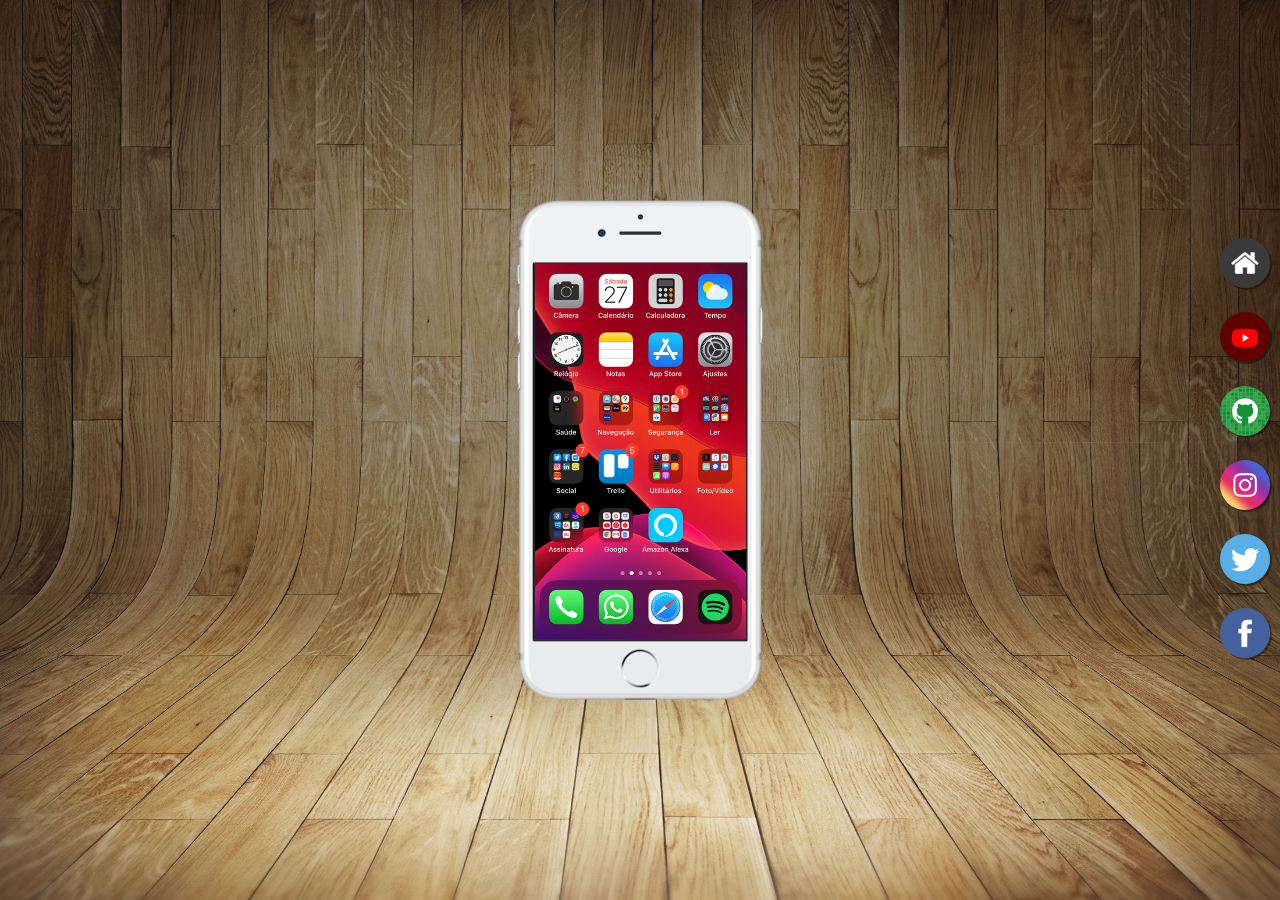
<file: index.html>
<!DOCTYPE html>
<html lang="pt-BR">
<head>
    <meta charset="UTF-8">
    <meta http-equiv="X-UA-Compatible" content="IE=edge">
    <meta name="viewport" content="width=device-width, initial-scale=1.0">
    <link rel="shortcut icon" href="favicon.ico" type="image/x-icon">
    <link rel="stylesheet" href="estilos/style.css">
    <title>Desafio de Redes Rociais</title>
</head>
<body>
    <main>
        <section id="telefone">
            <iframe src="home.html" frameborder="0" name="tela" id="tela">
                Seu navegador não é capaz de reproduzir este conteúdo.
            </iframe>
        </section>
        <section id="redes-sociais">
            <a href="home.html" target="tela"><img src="imagens/logo-home.jpg" alt="Home"></a>
            <a href="youtube.html" target="tela"><img src="imagens/logo-youtube.jpg" alt="YouTube"></a>
            <a href="github.html" target="tela"><img src="imagens/logo-github.jpg" alt="GitHub"></a>
            <a href="instagram.html" target="tela"><img src="imagens/logo-instagram.jpg" alt="Instagram"></a>
            <a href="twitter.html" target="tela"><img src="imagens/logo-twitter.jpg" alt="Twitter"></a>
            <a href="facebook.html" target="tela"><img src="imagens/logo-facebook.jpg" alt="Facebook"></a>
        </section>
    </main>
</body>
</html>
</file>
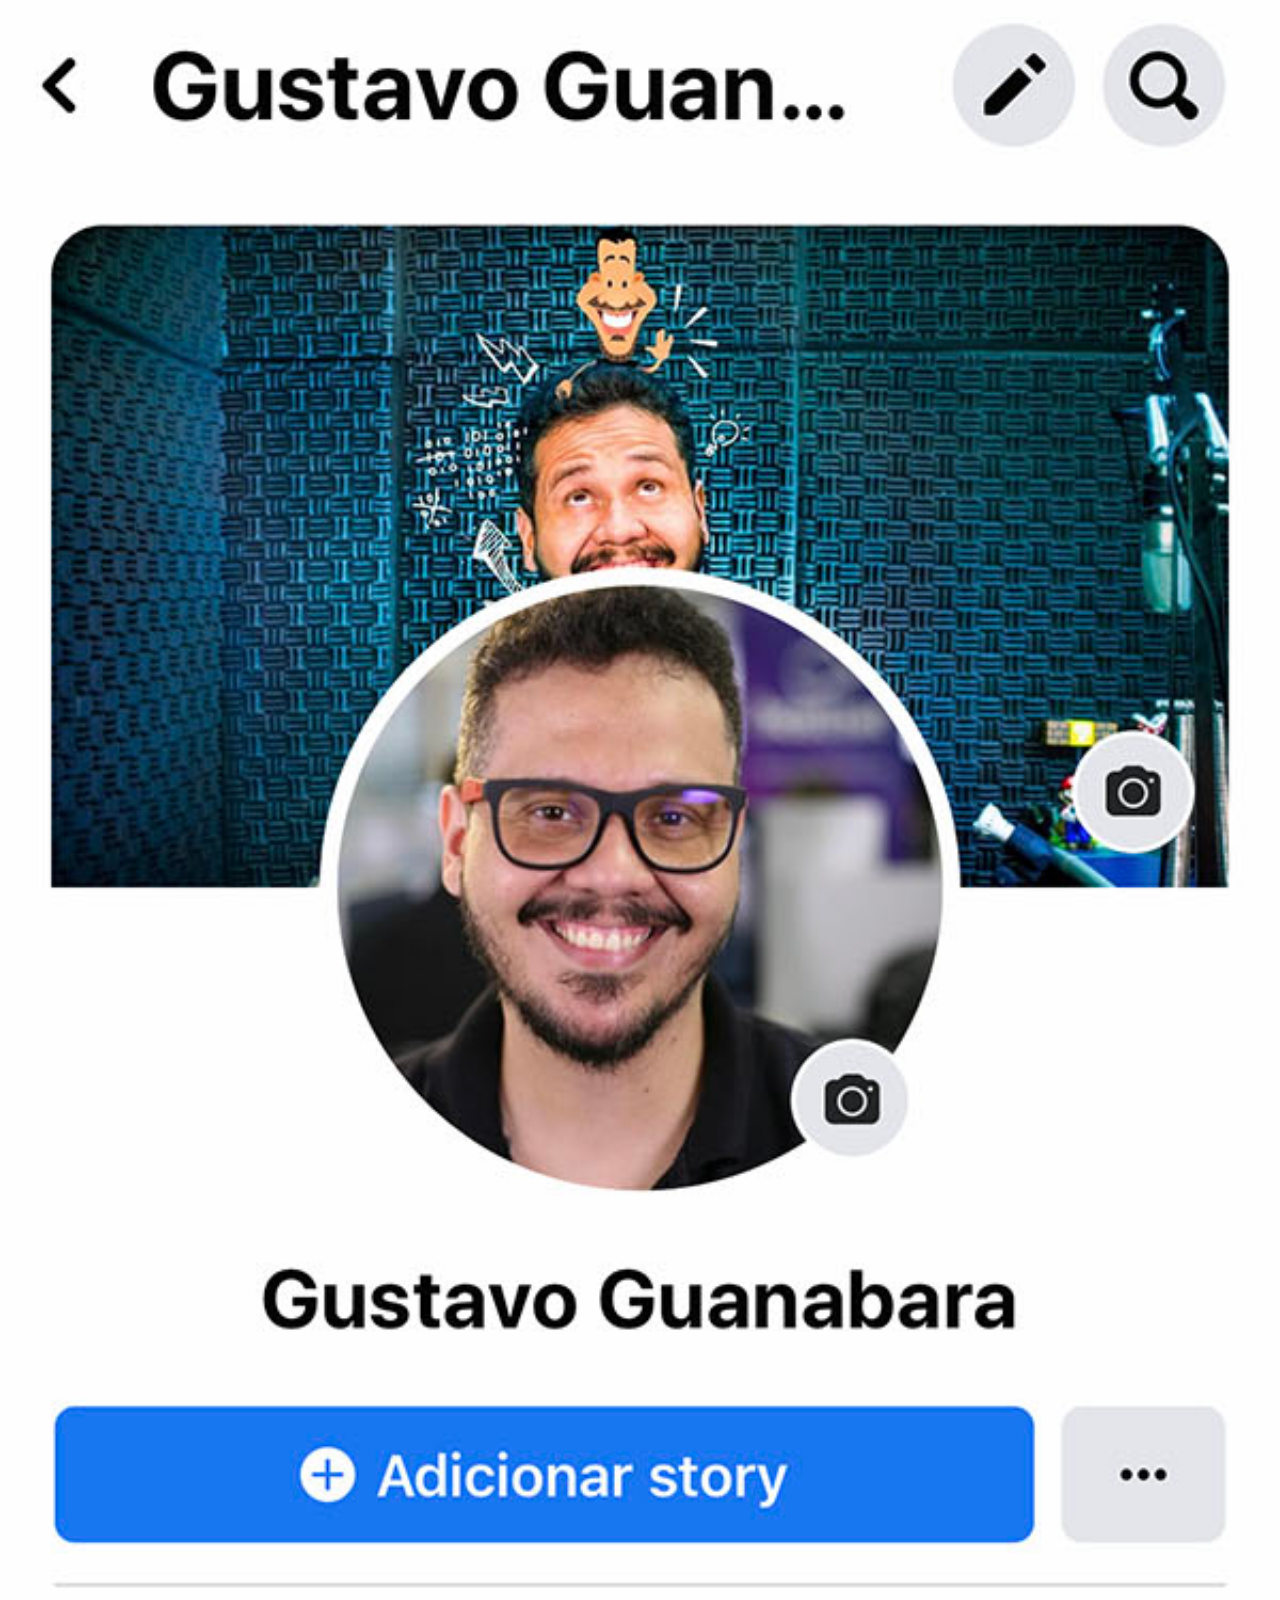
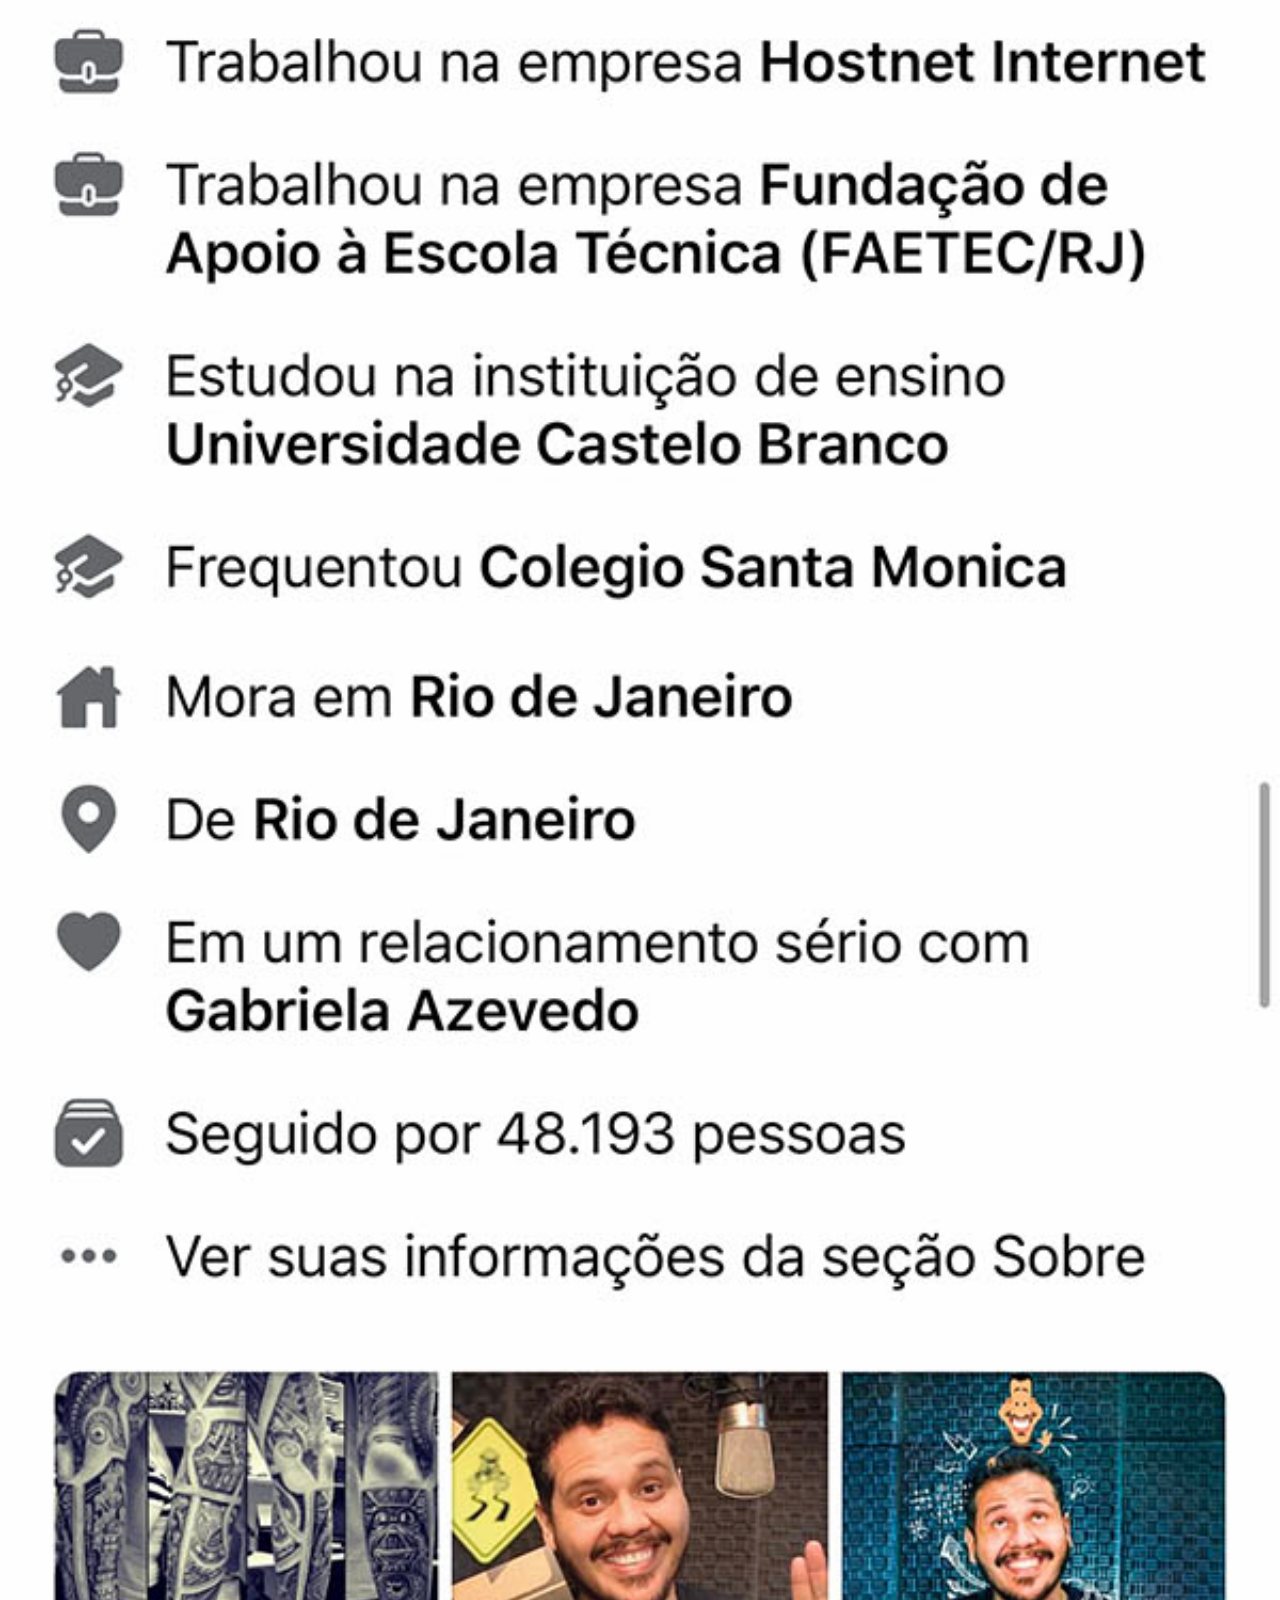
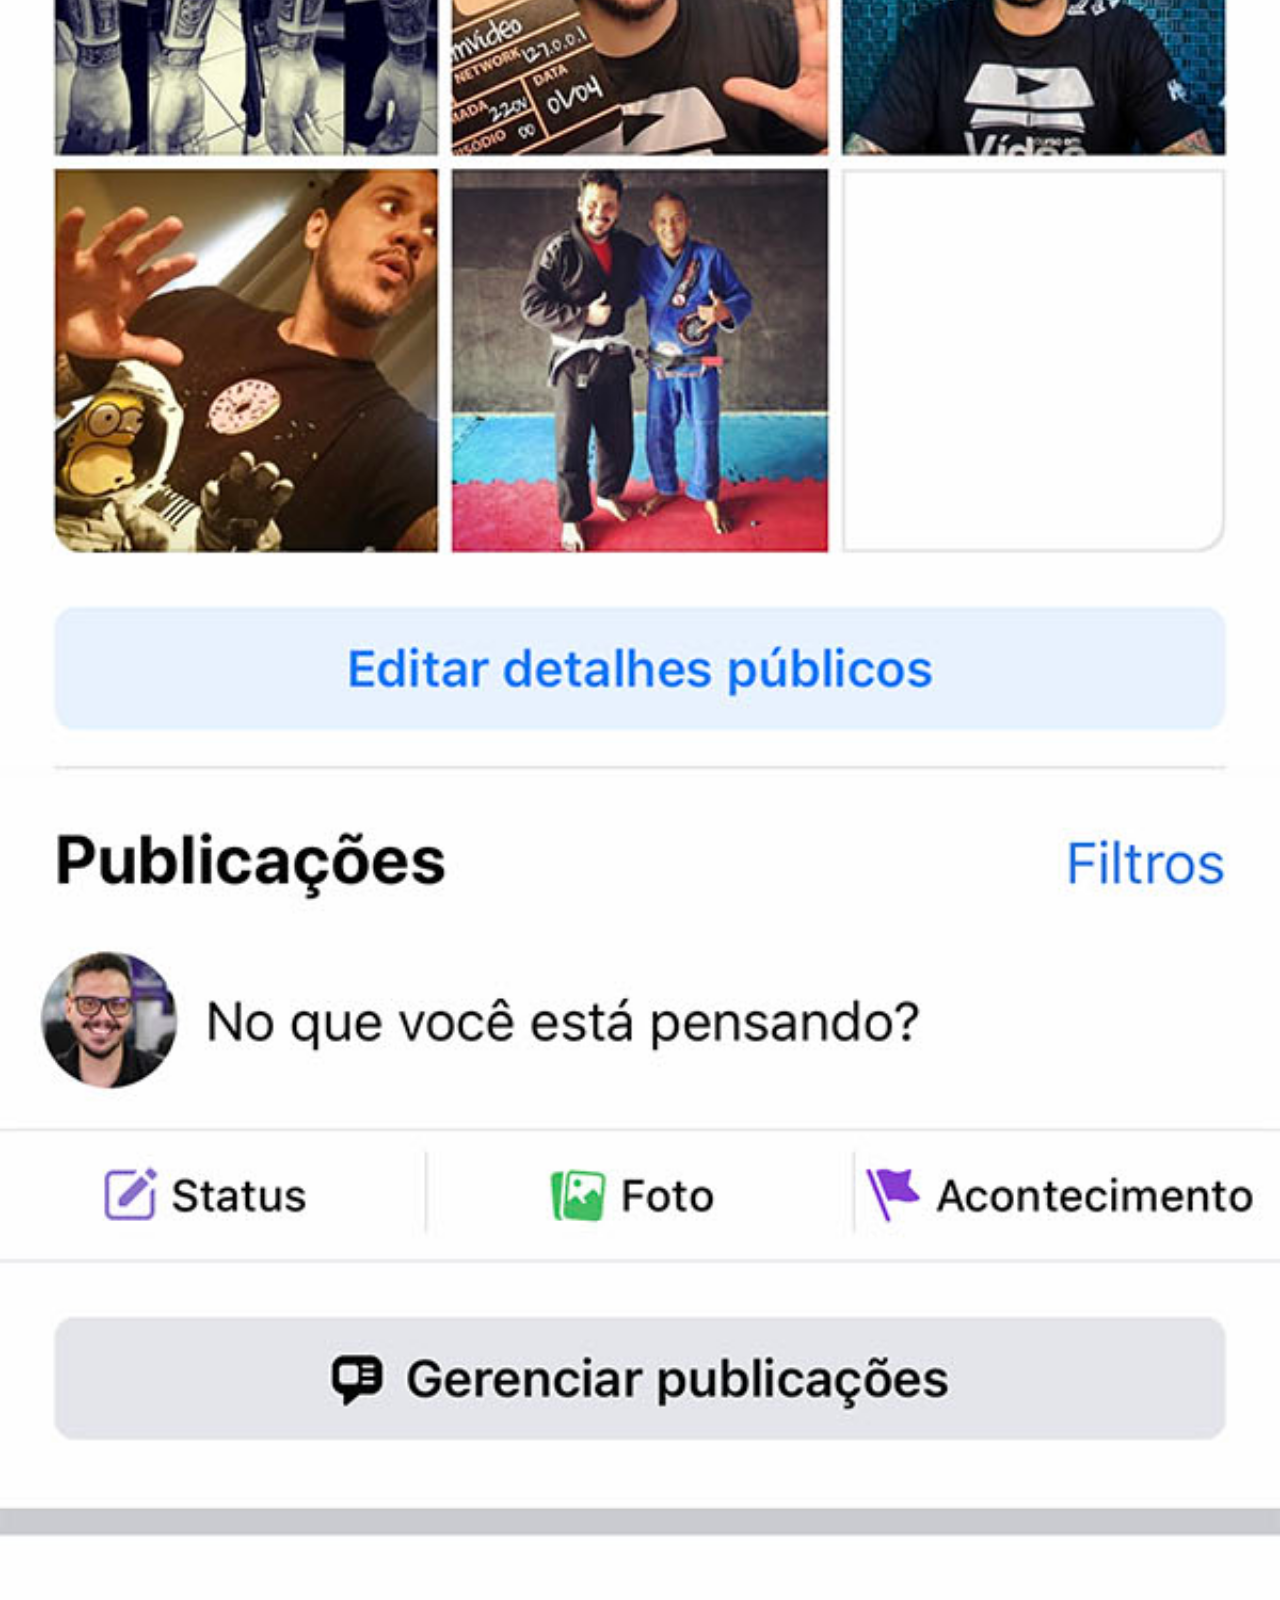
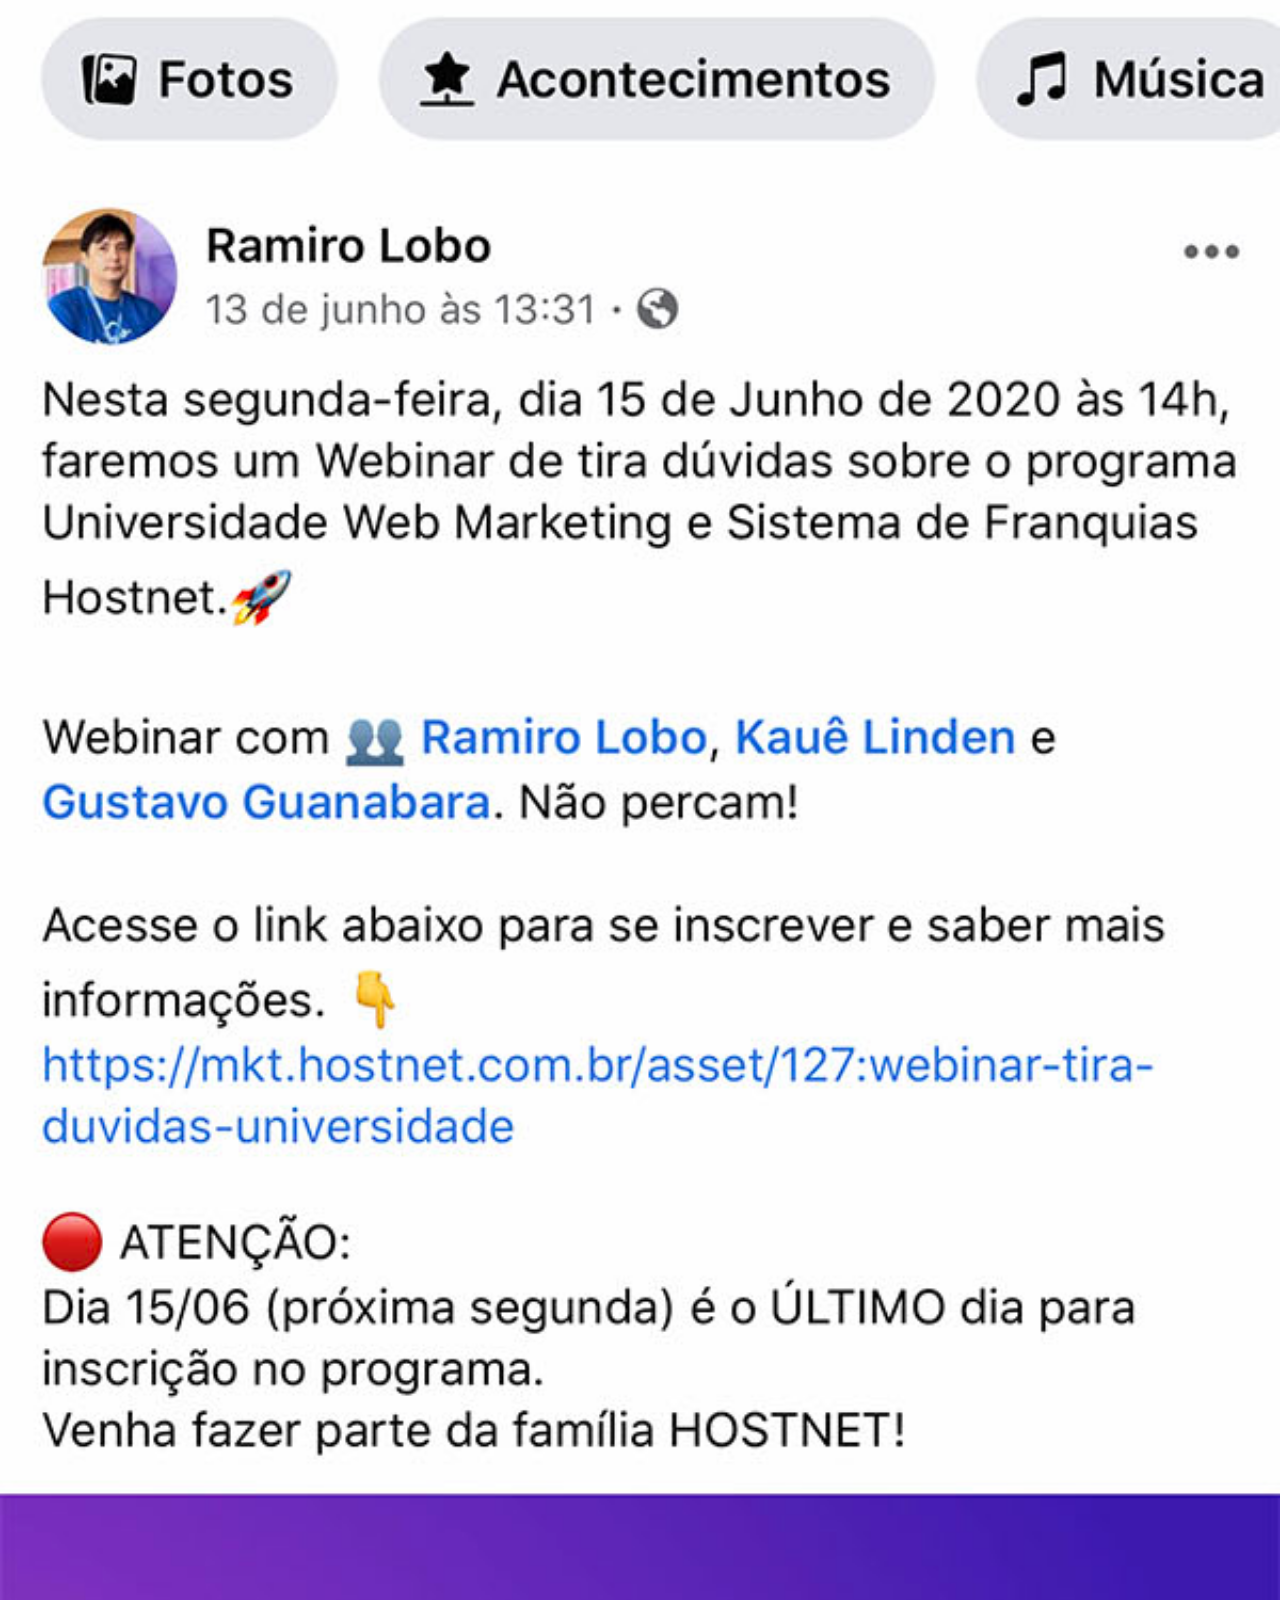
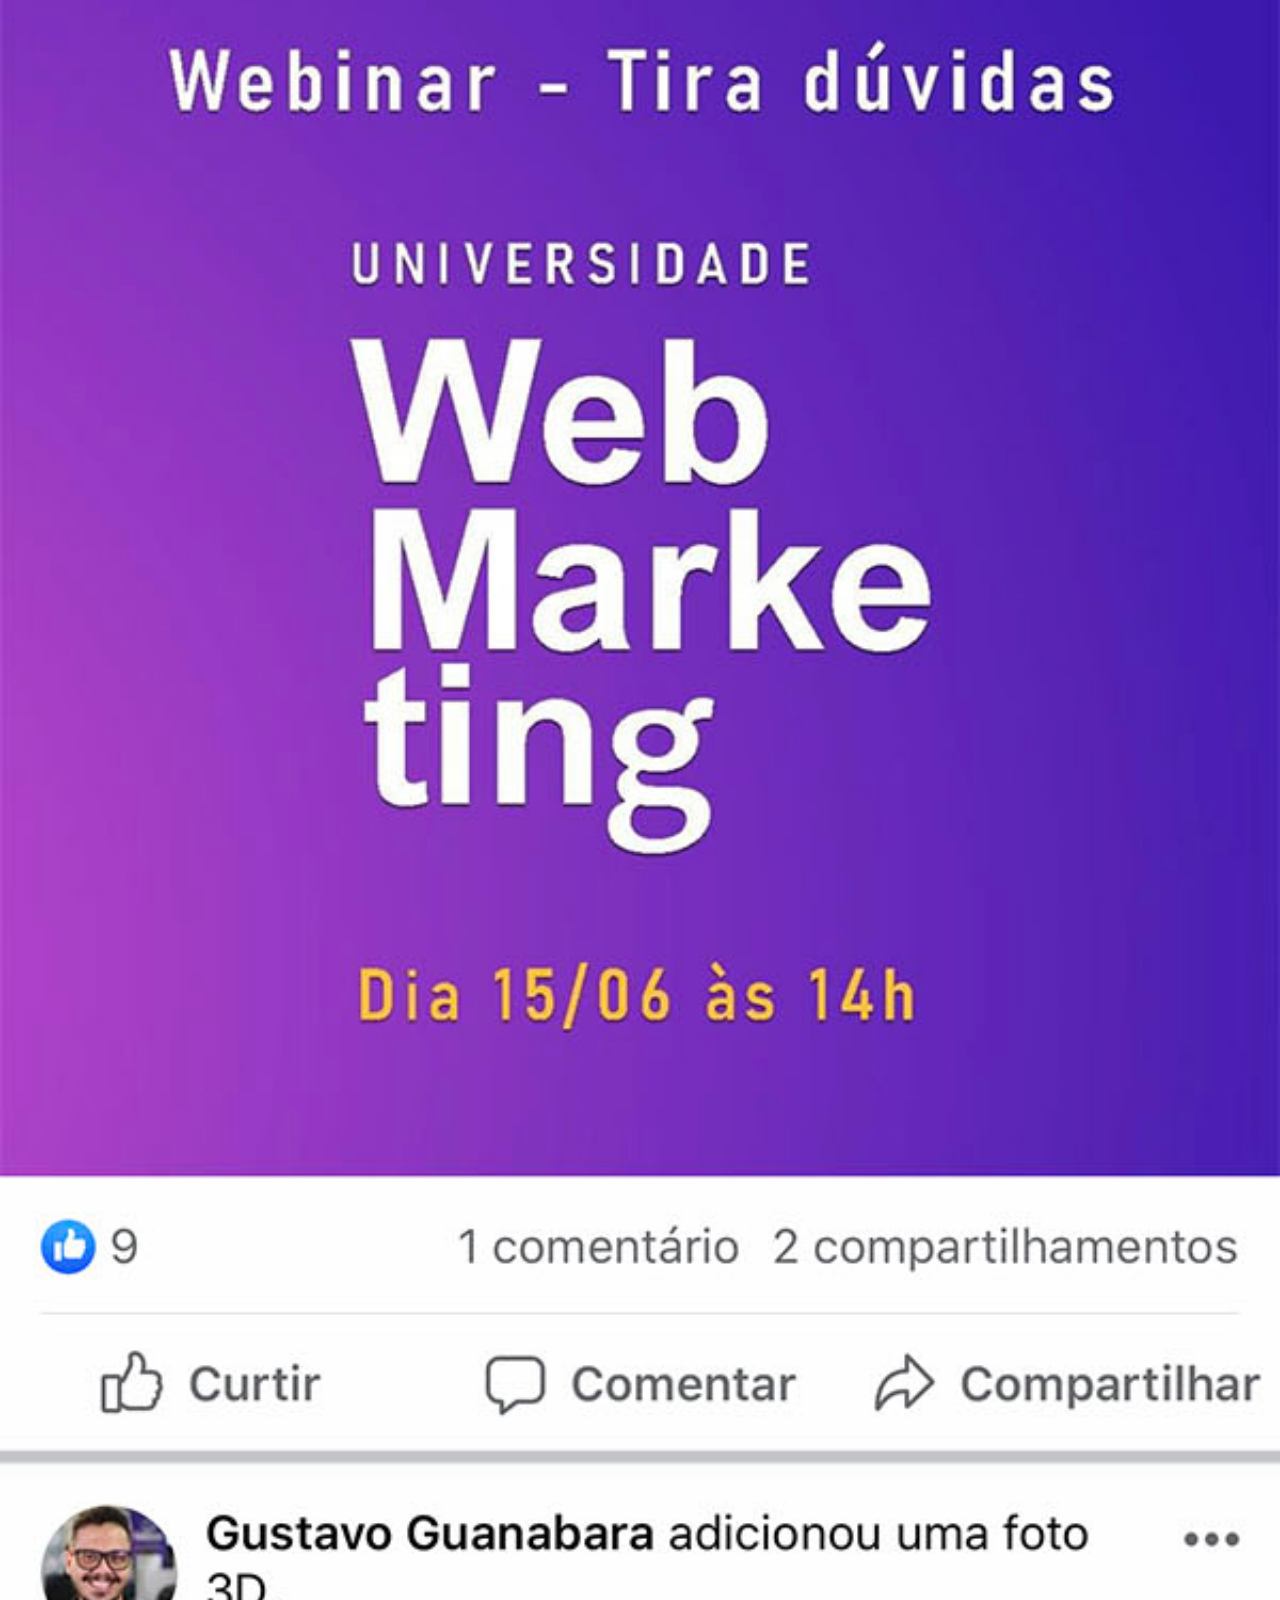
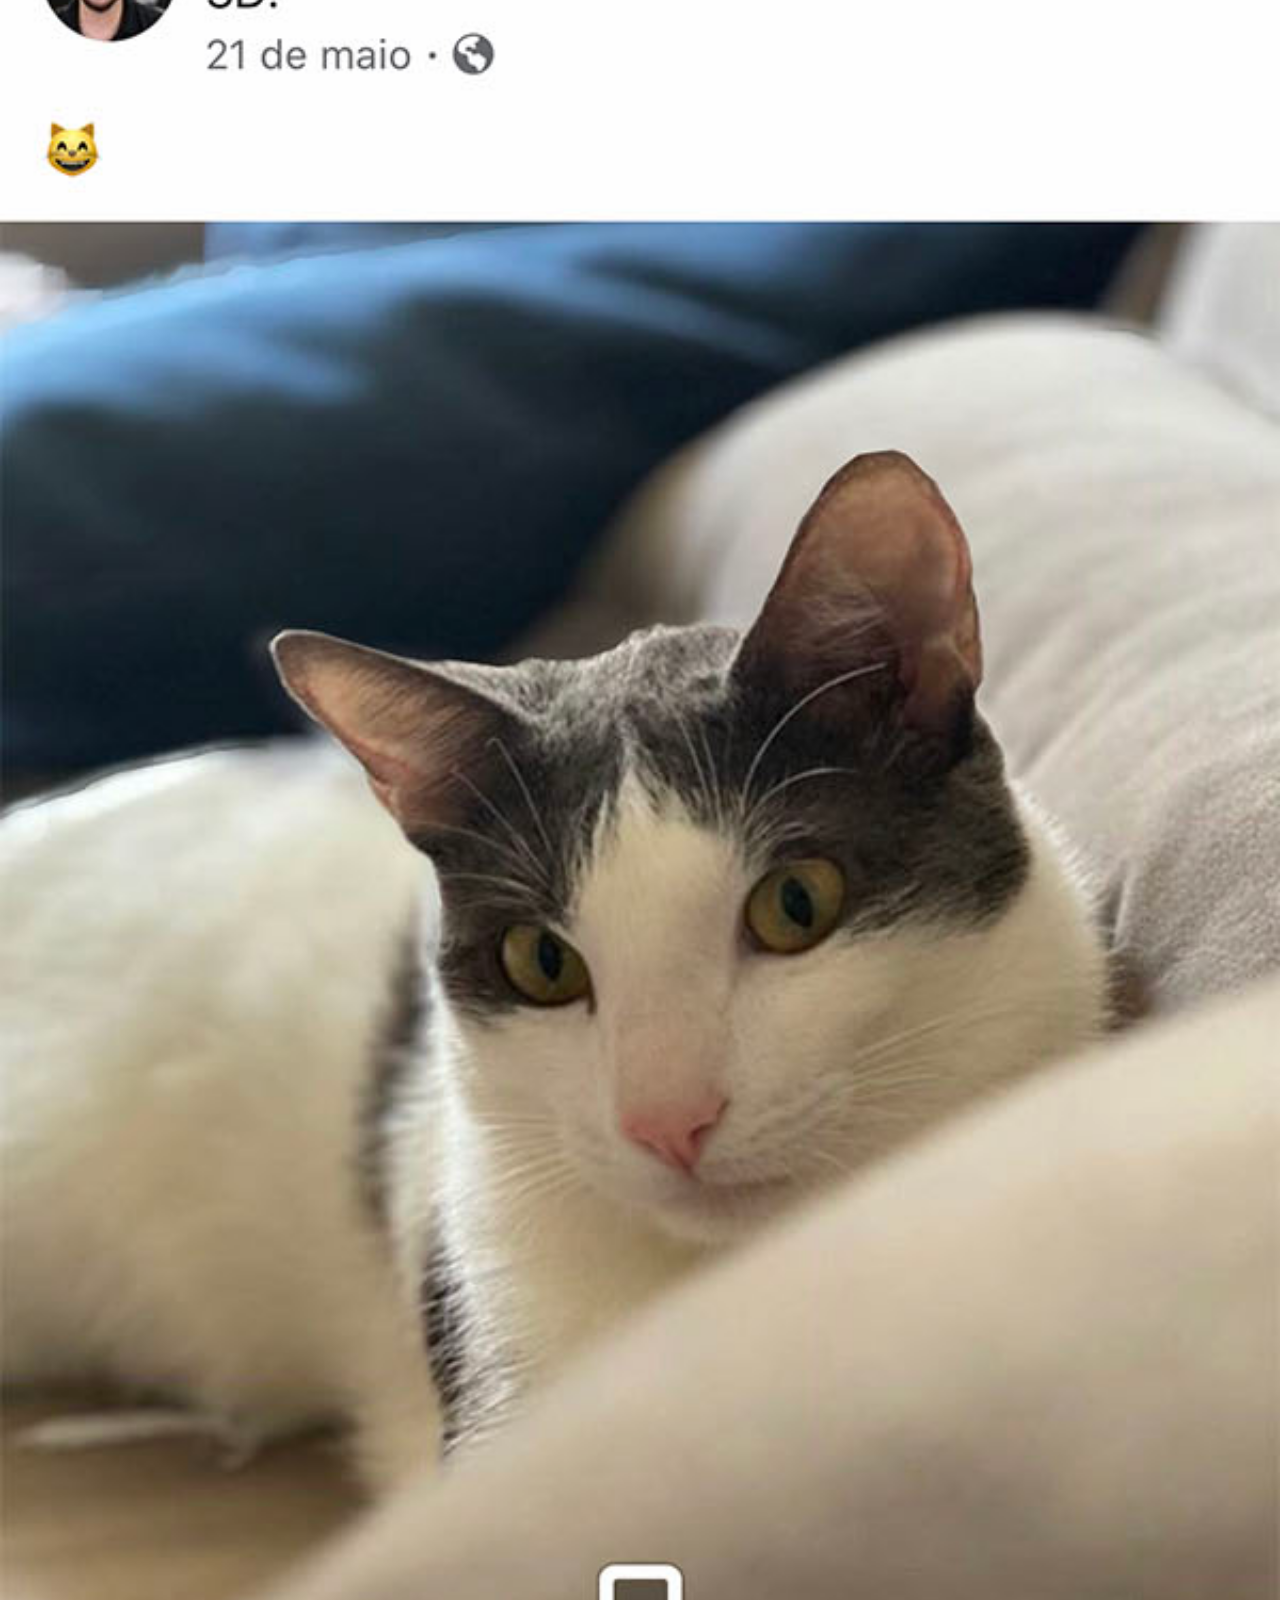
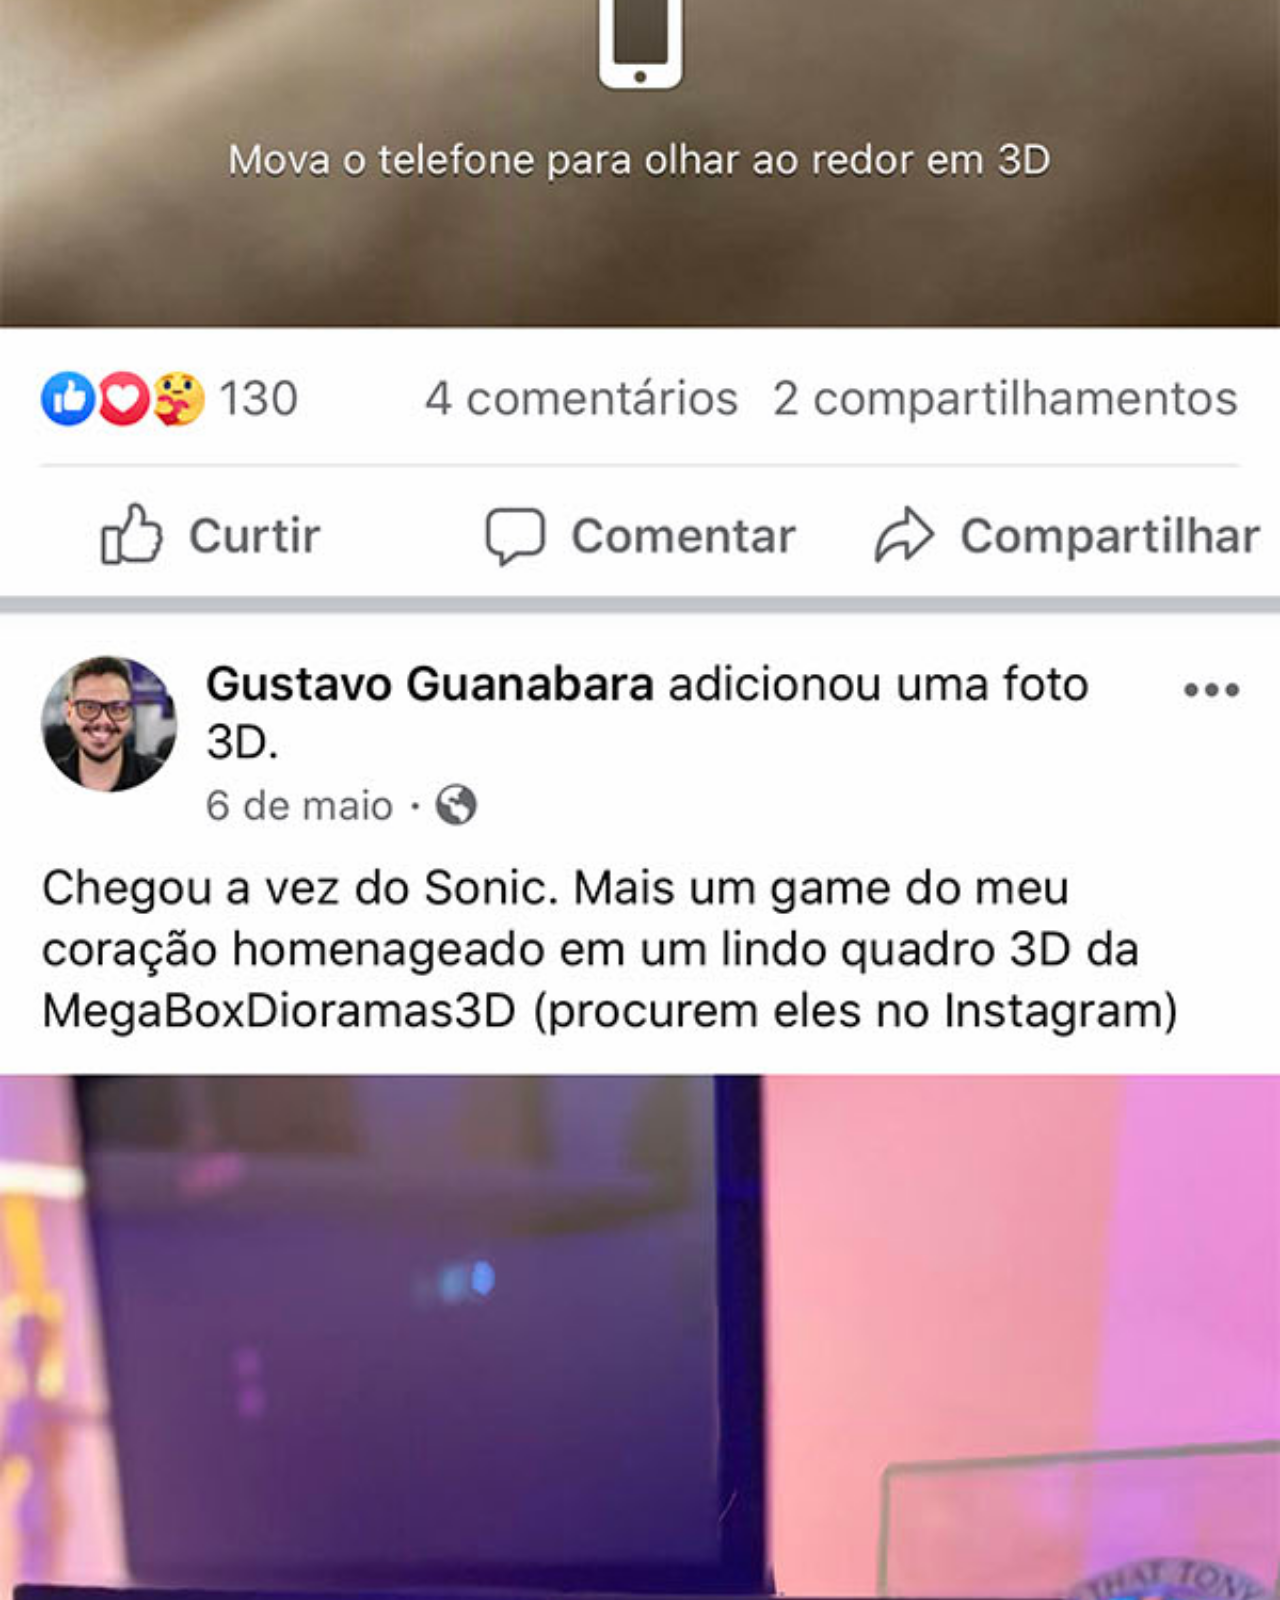
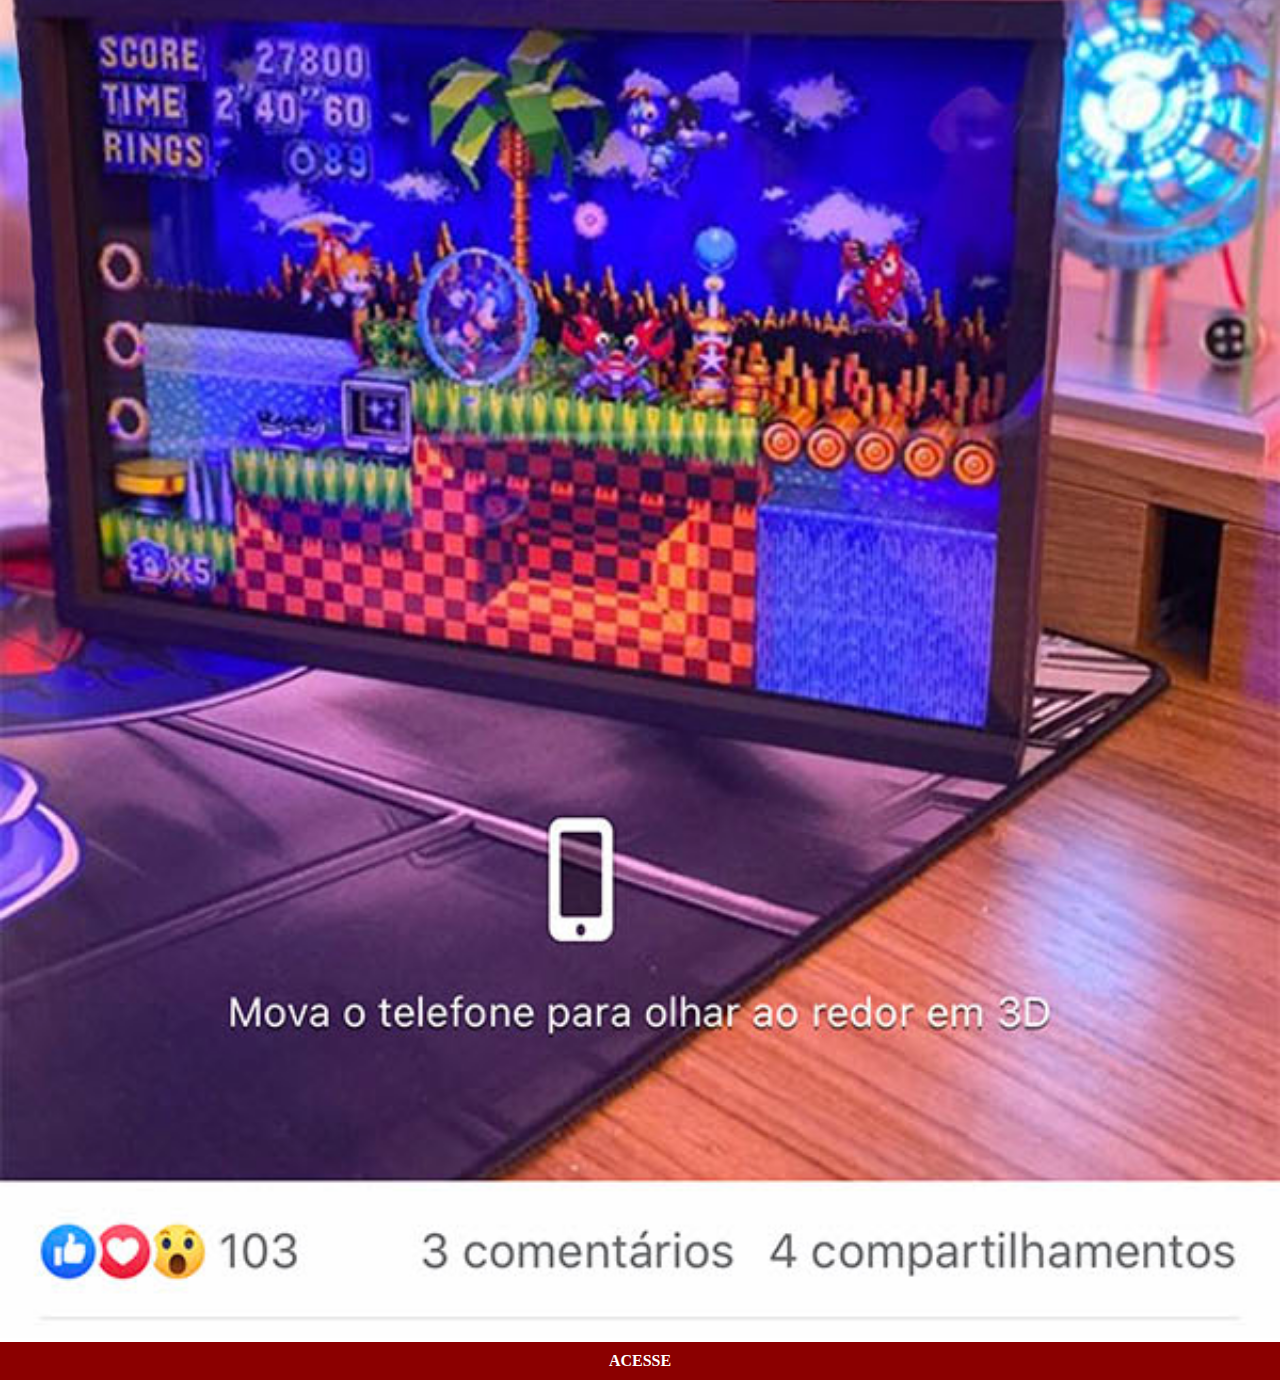
<file: facebook.html>
<!DOCTYPE html>
<html lang="pt-BR">
<head>
    <meta charset="UTF-8">
    <meta http-equiv="X-UA-Compatible" content="IE=edge">
    <meta name="viewport" content="width=device-width, initial-scale=1.0">
    <link rel="stylesheet" href="estilos/social.css">
    <title>Facebook</title>
</head>
<body>
    <img src="imagens/tela-facebook.jpg" alt="Tela do Facebook">
    <a href="https://facebook.com" target="_blank">ACESSE</a>
</body>
</html>
</file>
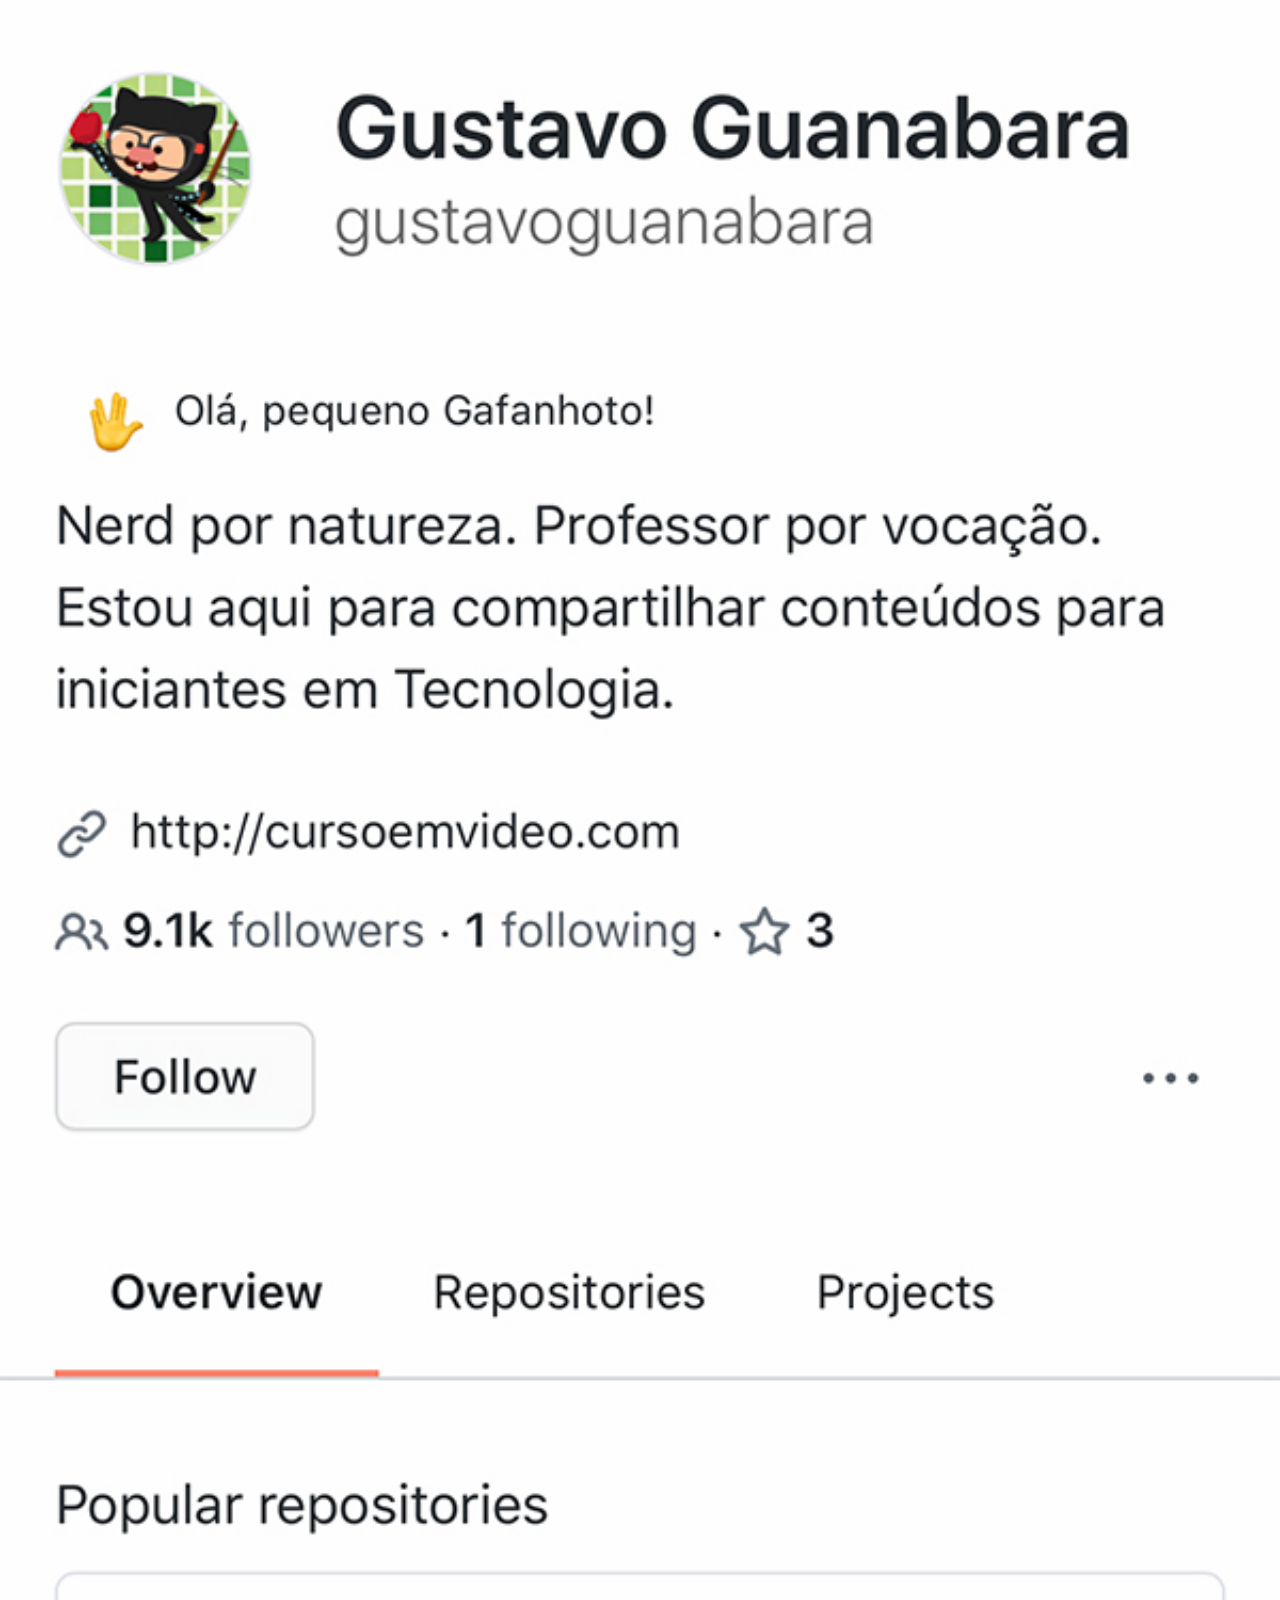
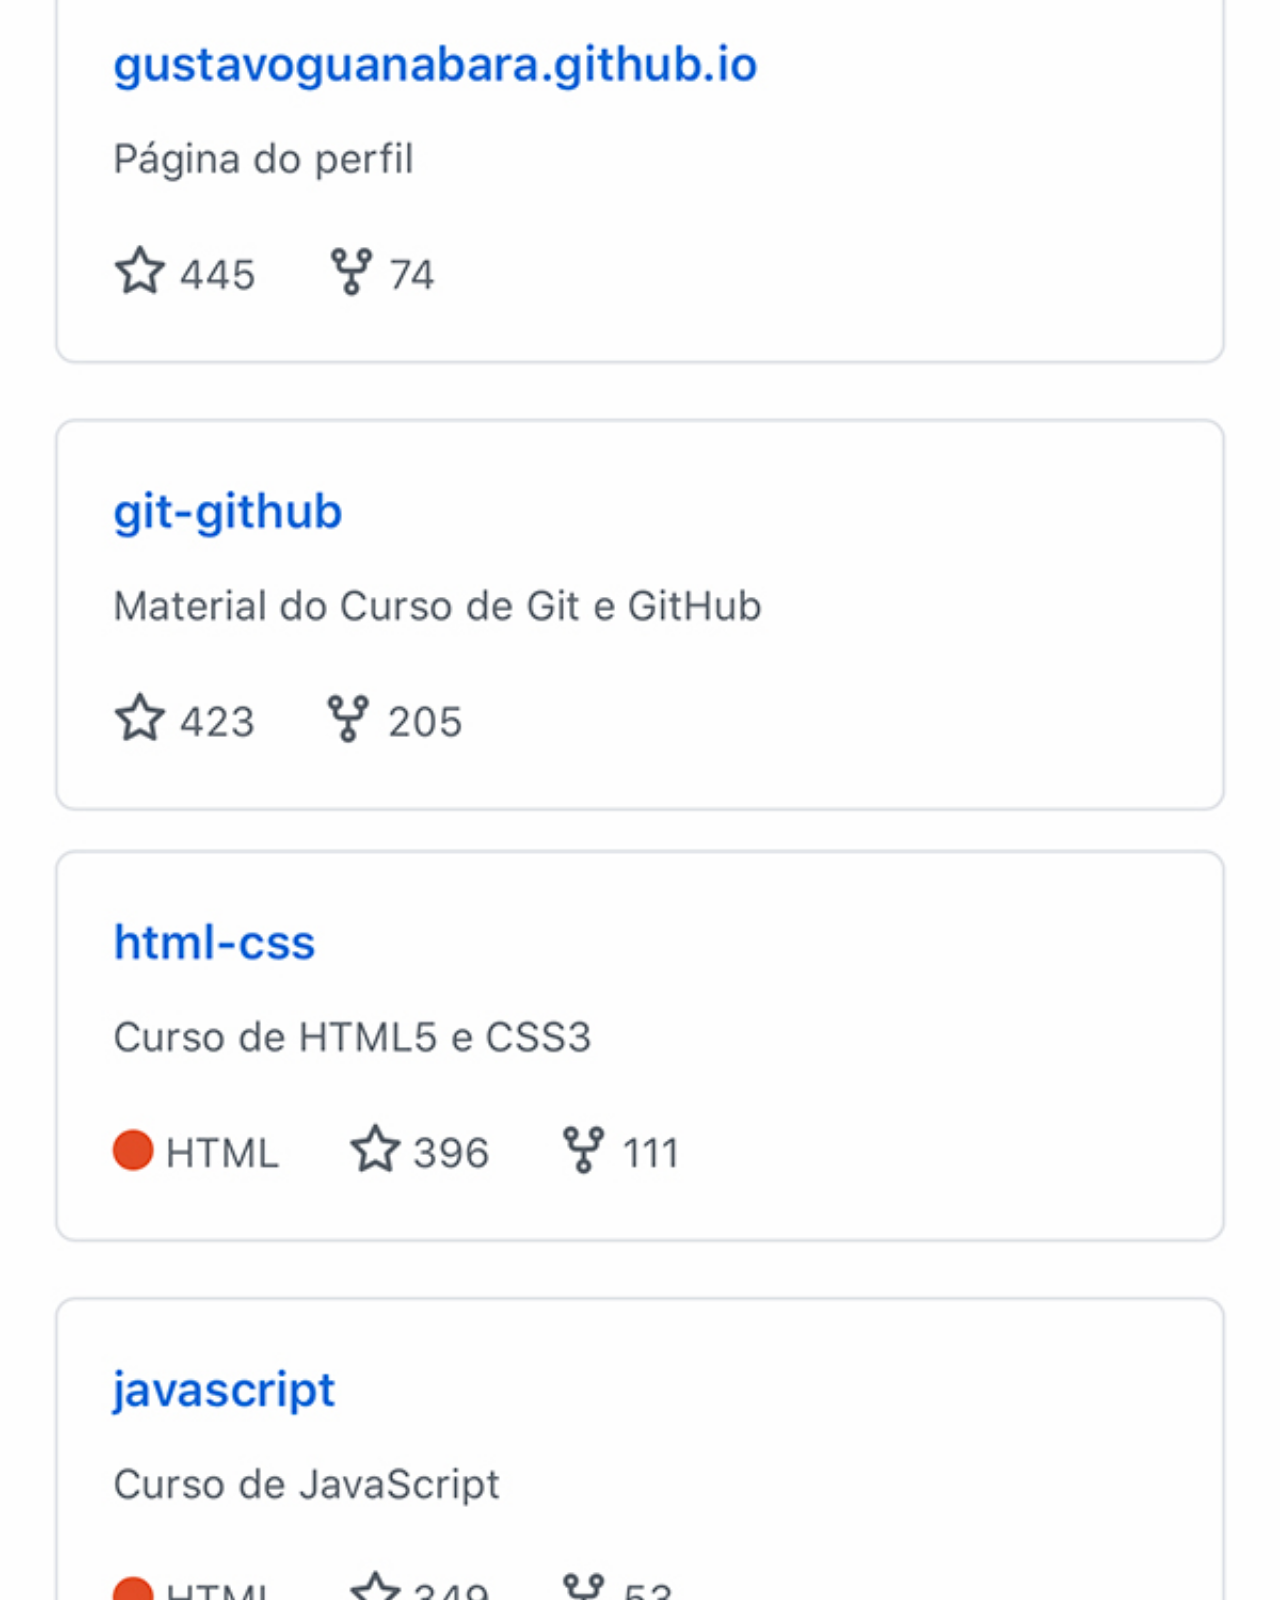
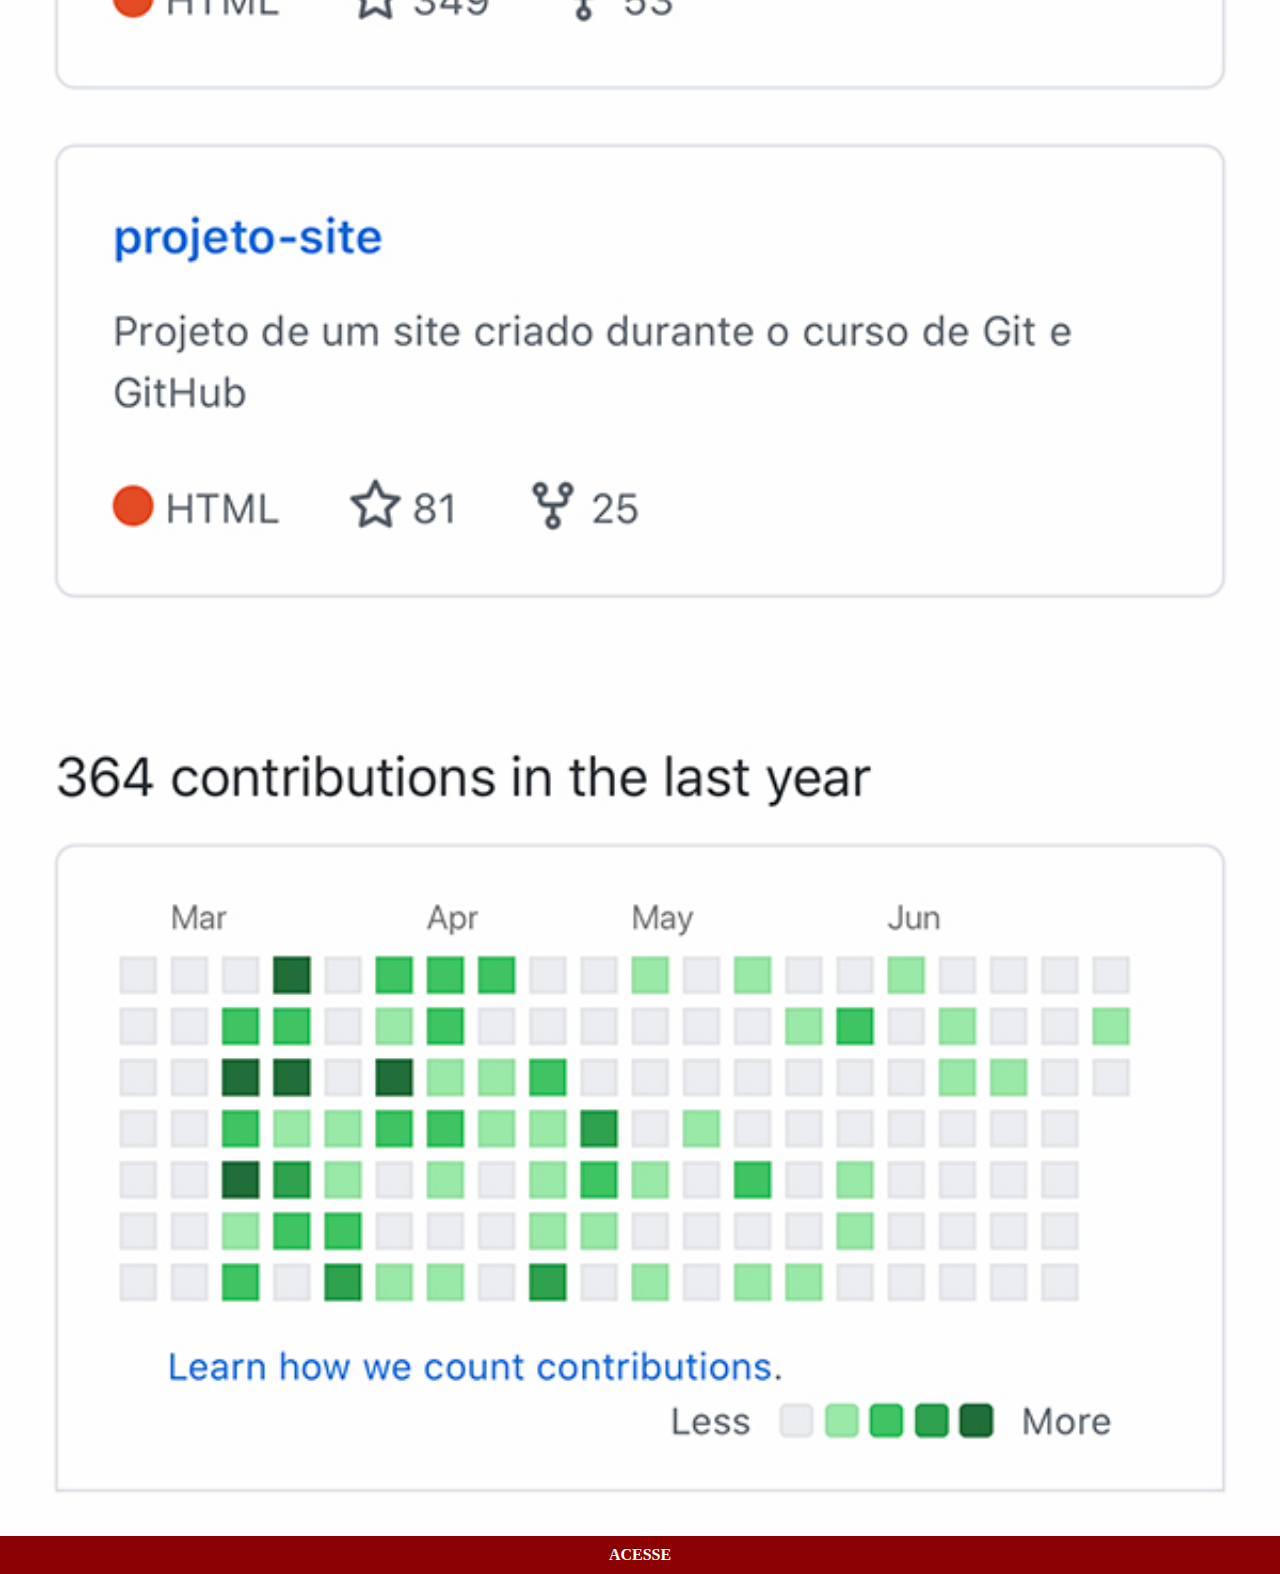
<file: github.html>
<!DOCTYPE html>
<html lang="pt-BR">
<head>
    <meta charset="UTF-8">
    <meta http-equiv="X-UA-Compatible" content="IE=edge">
    <meta name="viewport" content="width=device-width, initial-scale=1.0">
    <link rel="stylesheet" href="estilos/social.css">
    <title>GitHub</title>
</head>
<body>
    <img src="imagens/tela-github.jpg" alt="Tela do GitHub">
    <a href="https://github.com/Diegocsil" target="_blank">ACESSE</a>
</body>
</html>
</file>
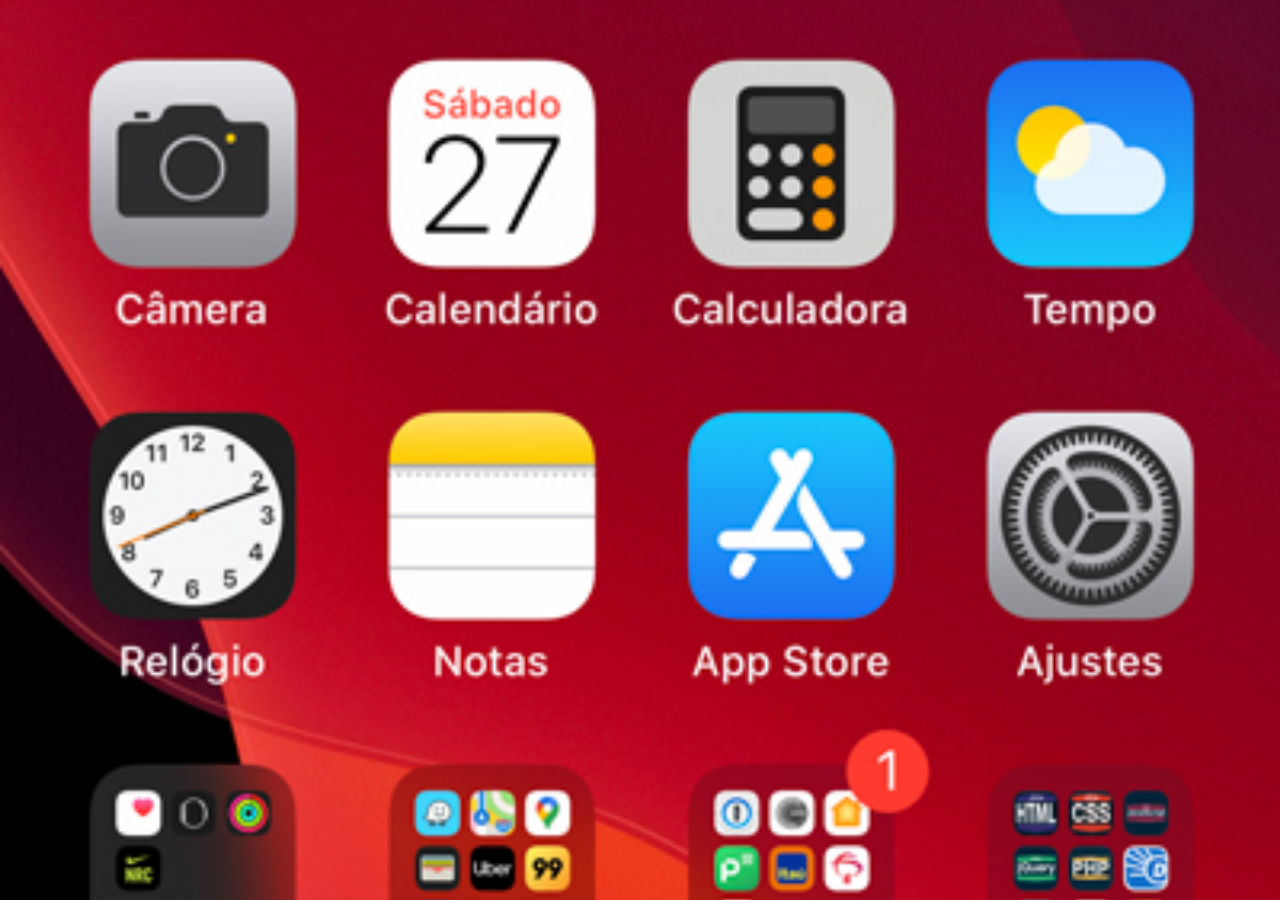
<file: home.html>
<!DOCTYPE html>
<html lang="pt-br">
<head>
    <meta charset="UTF-8">
    <meta http-equiv="X-UA-Compatible" content="IE=edge">
    <meta name="viewport" content="width=device-width, initial-scale=1.0">
    <title>home</title>
    <style>
        * {
            margin: 0px;
            padding: 0px;
        }

        body {
            width: 100vw;
            height: 100vh;
            background: black url('imagens/tela-home.jpg') no-repeat top center;
        background-size: cover;
        }
    </style>
</head>
<body>
    
</body>
</html>
</file>
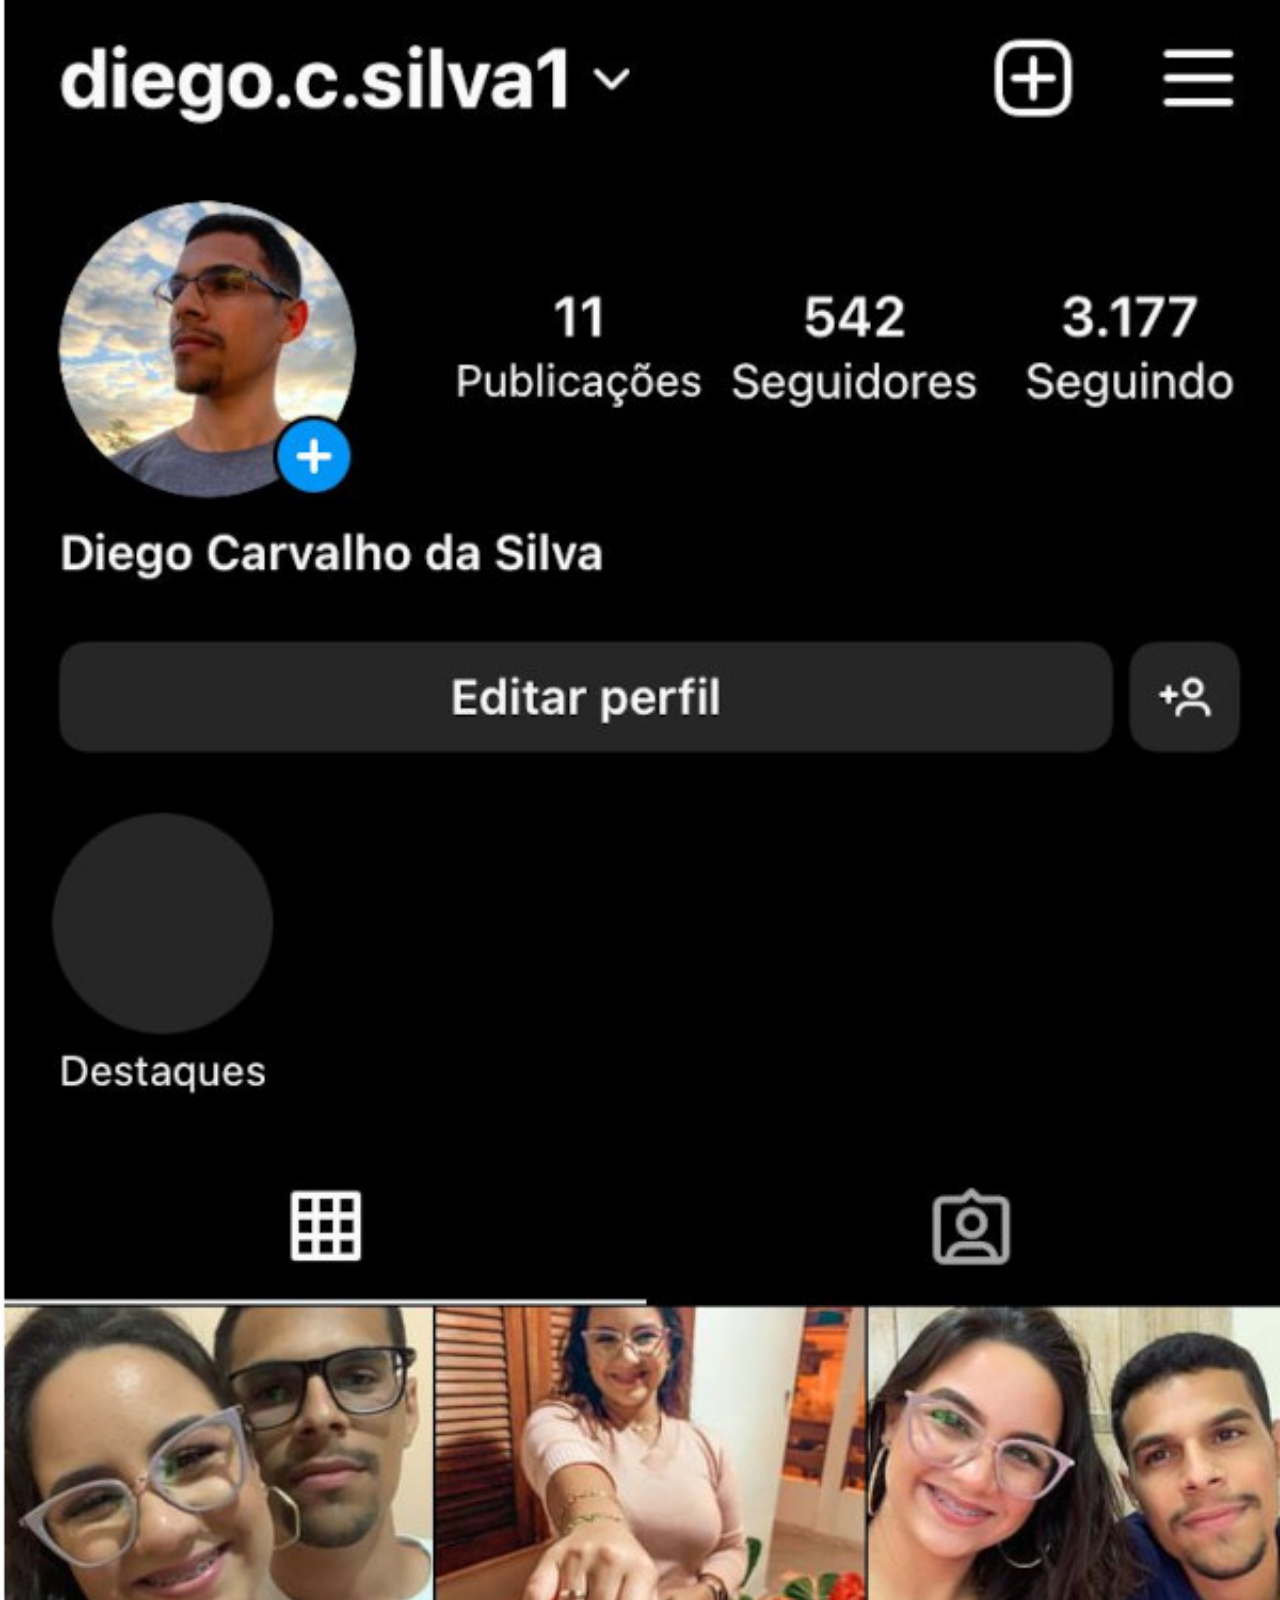
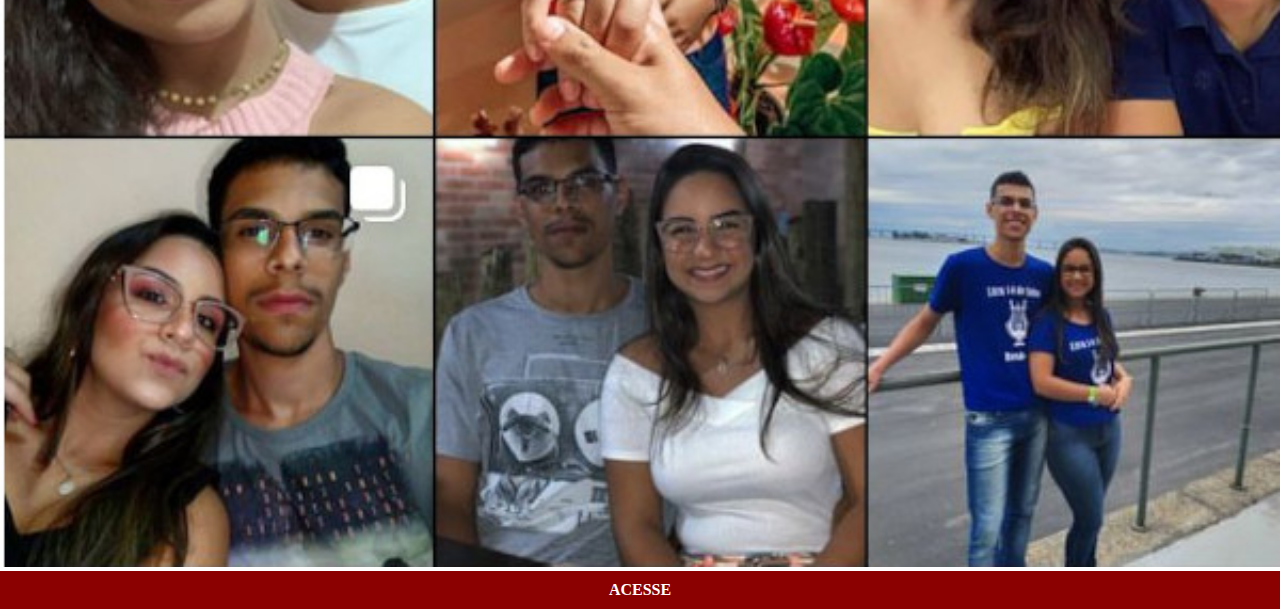
<file: instagram.html>
<!DOCTYPE html>
<html lang="pt-BR">
<head>
    <meta charset="UTF-8">
    <meta http-equiv="X-UA-Compatible" content="IE=edge">
    <meta name="viewport" content="width=device-width, initial-scale=1.0">
    <link rel="stylesheet" href="estilos/social.css">
    <title>Instagram</title>
</head>
<body>
    <img src="imagens/instagram.jpeg" alt="Tela do Istagram">
    <a href="https://www.instagram.com/diego.c.silva1/" target="_blank">ACESSE</a>
</body>
</html>
</file>
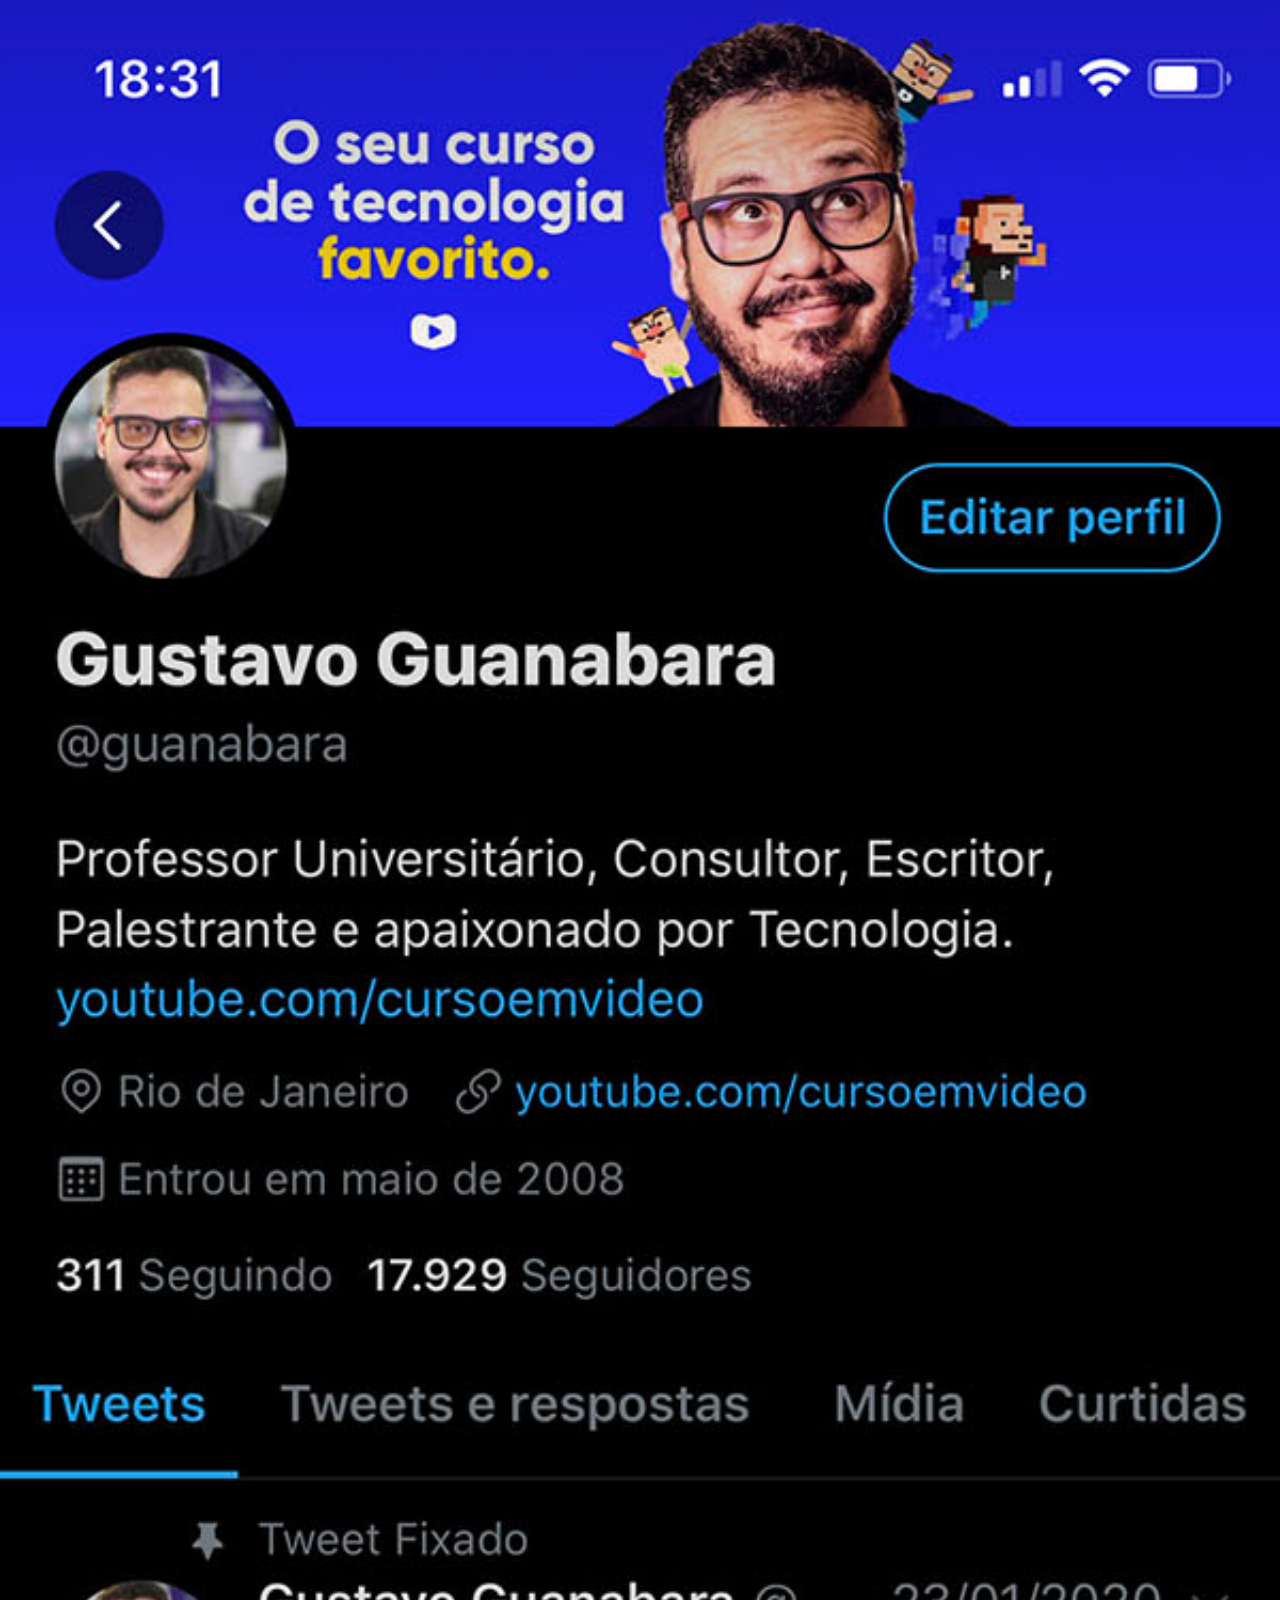
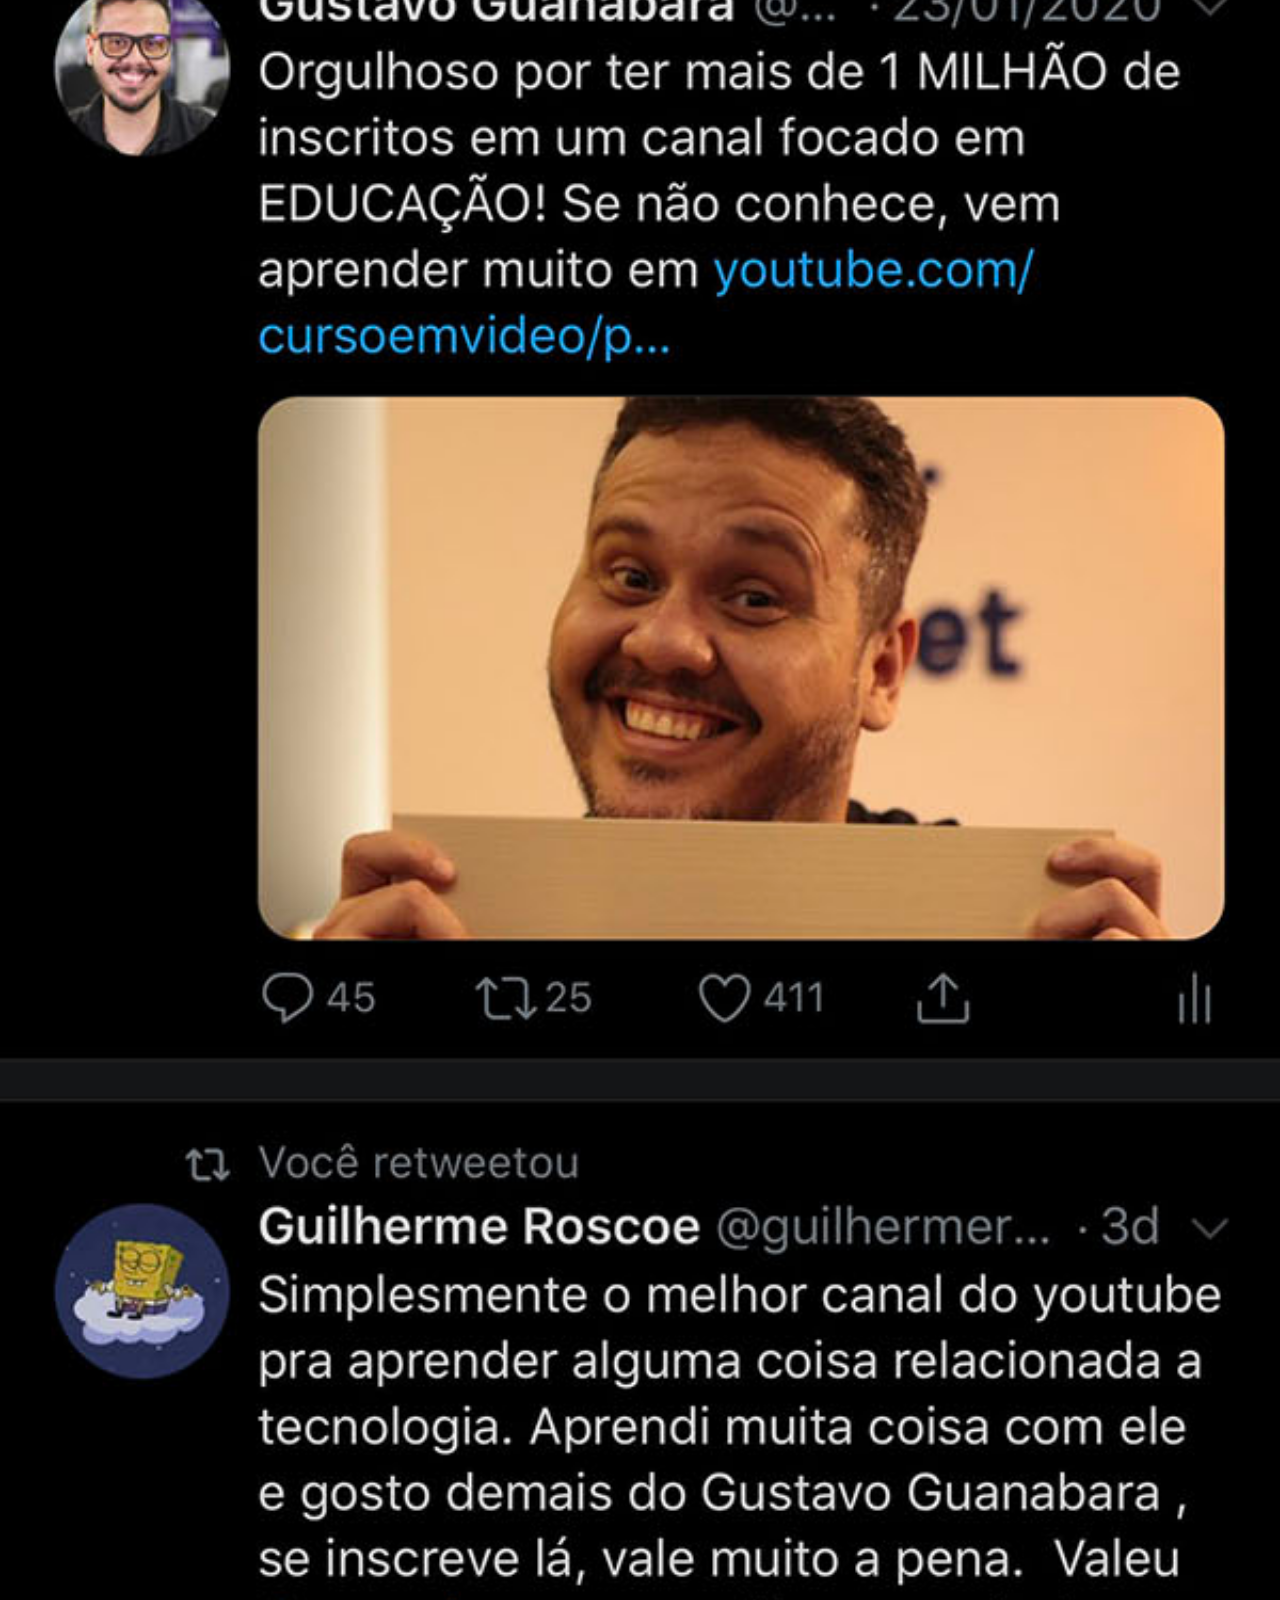
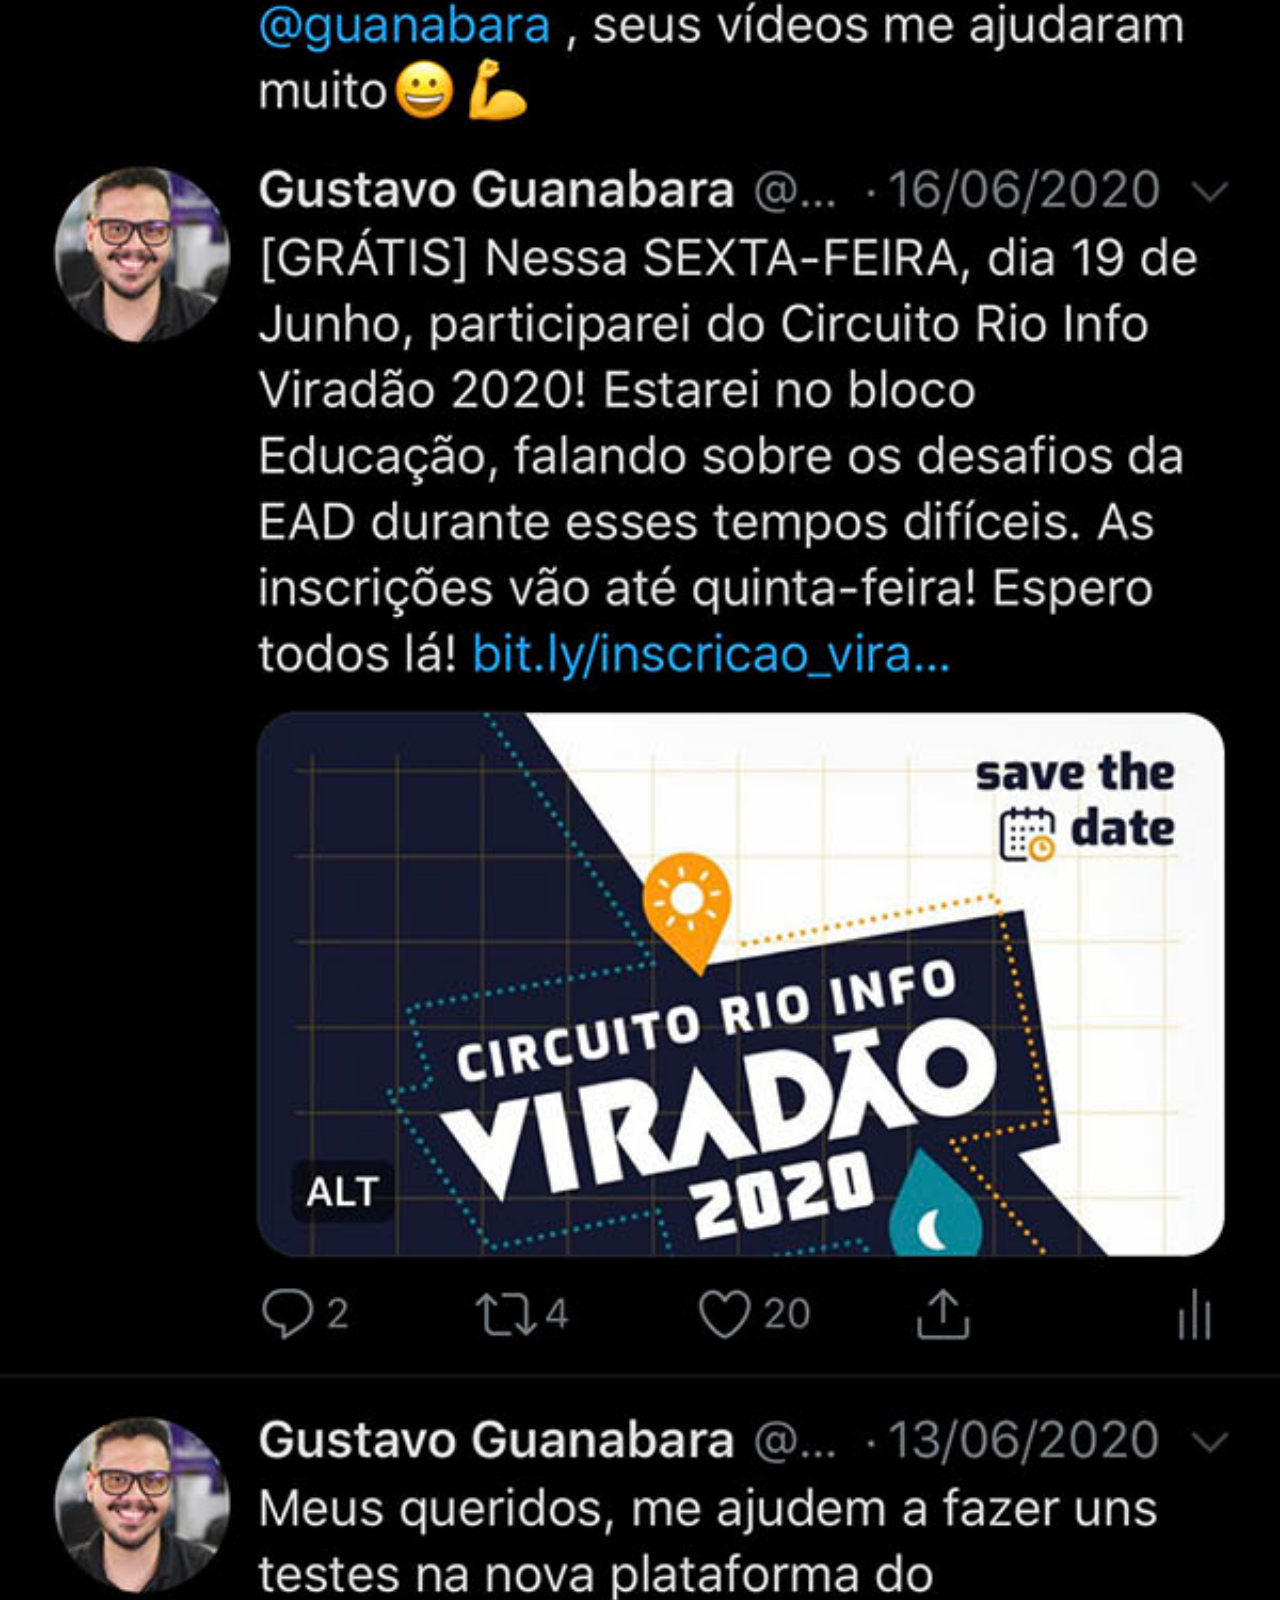
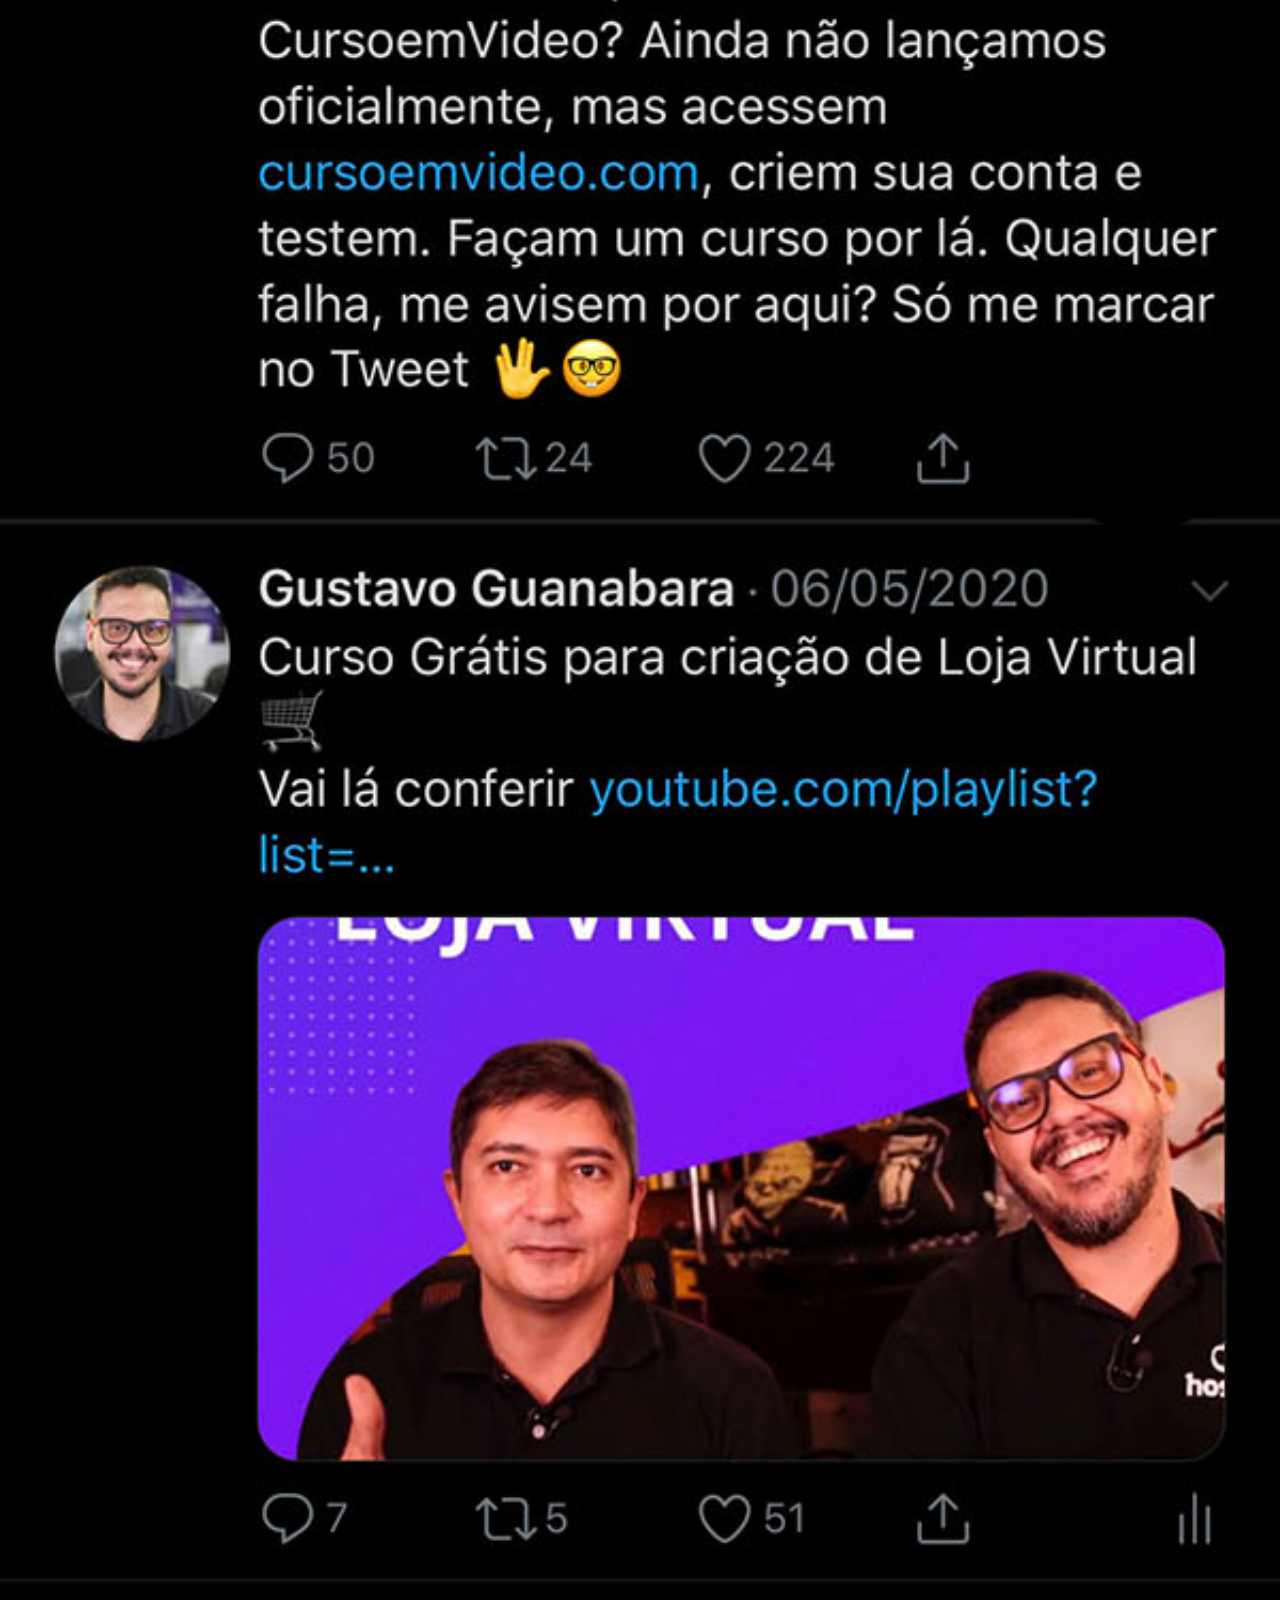
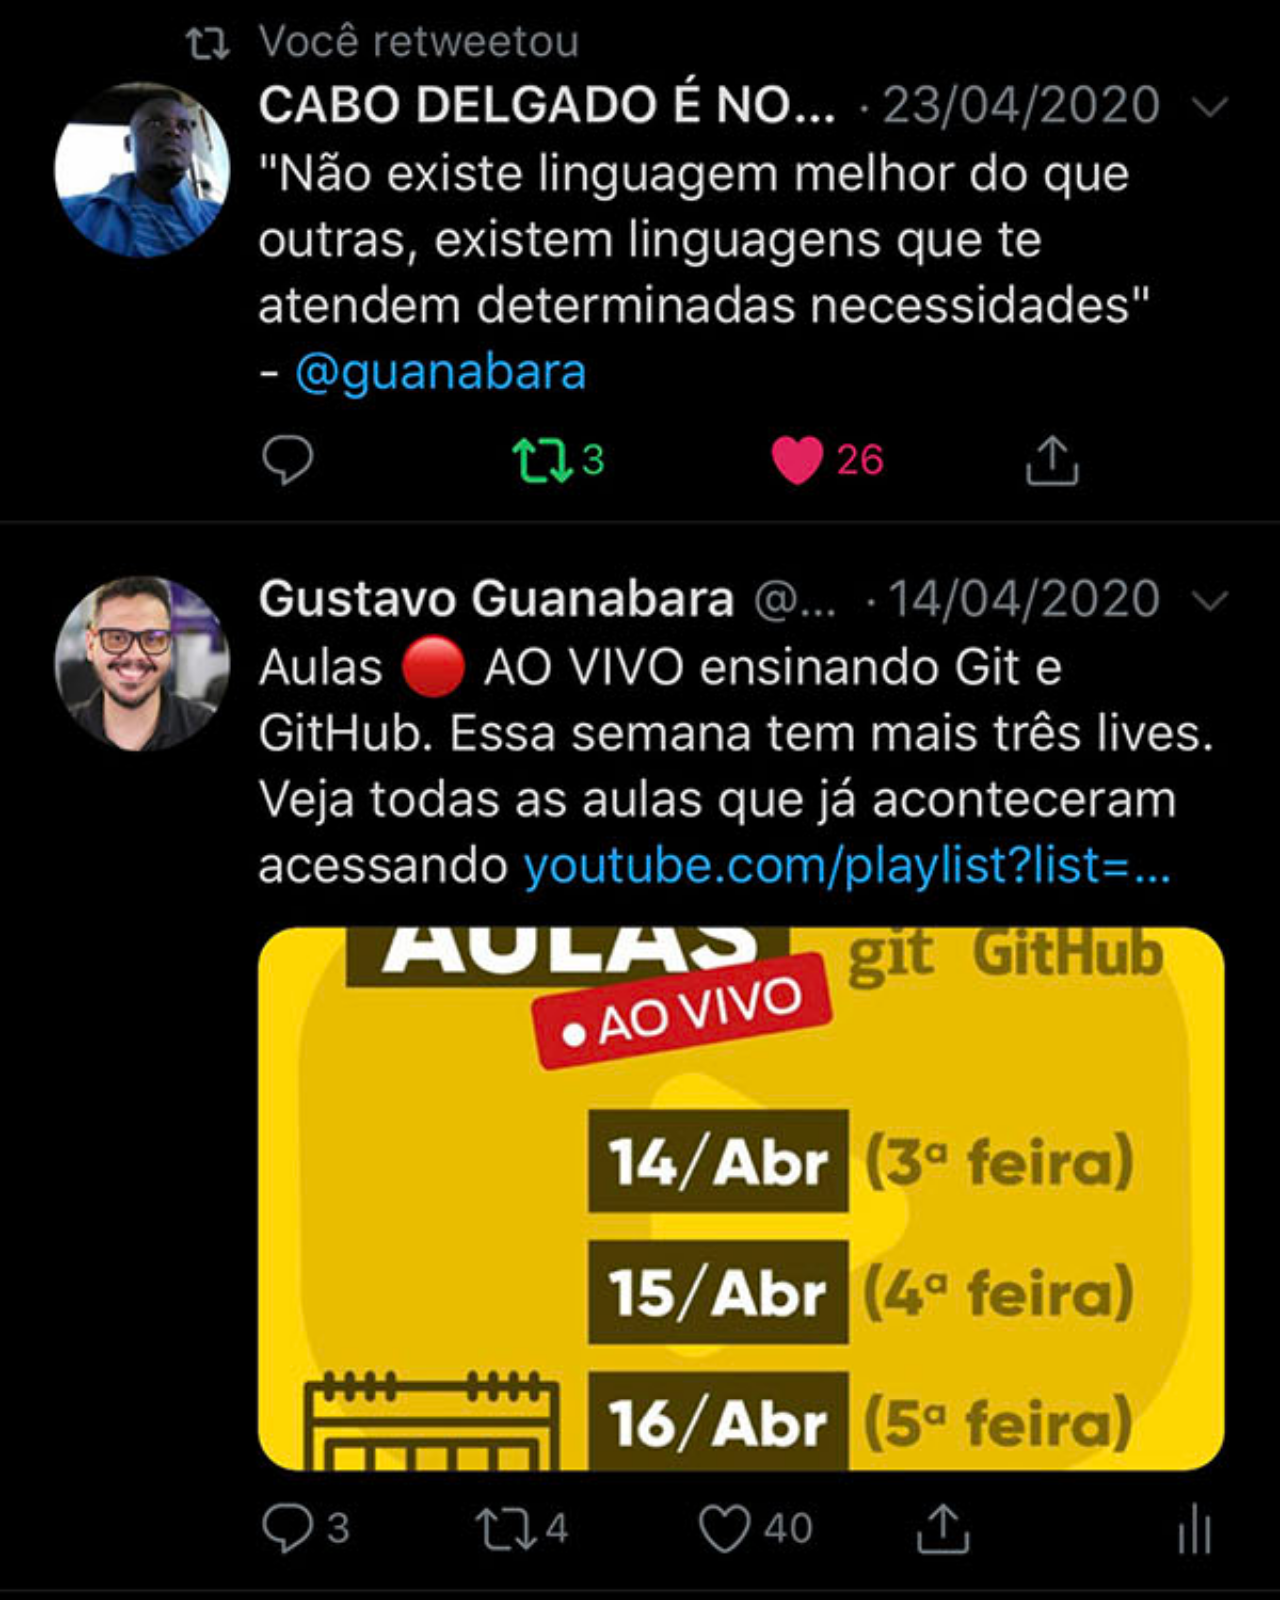
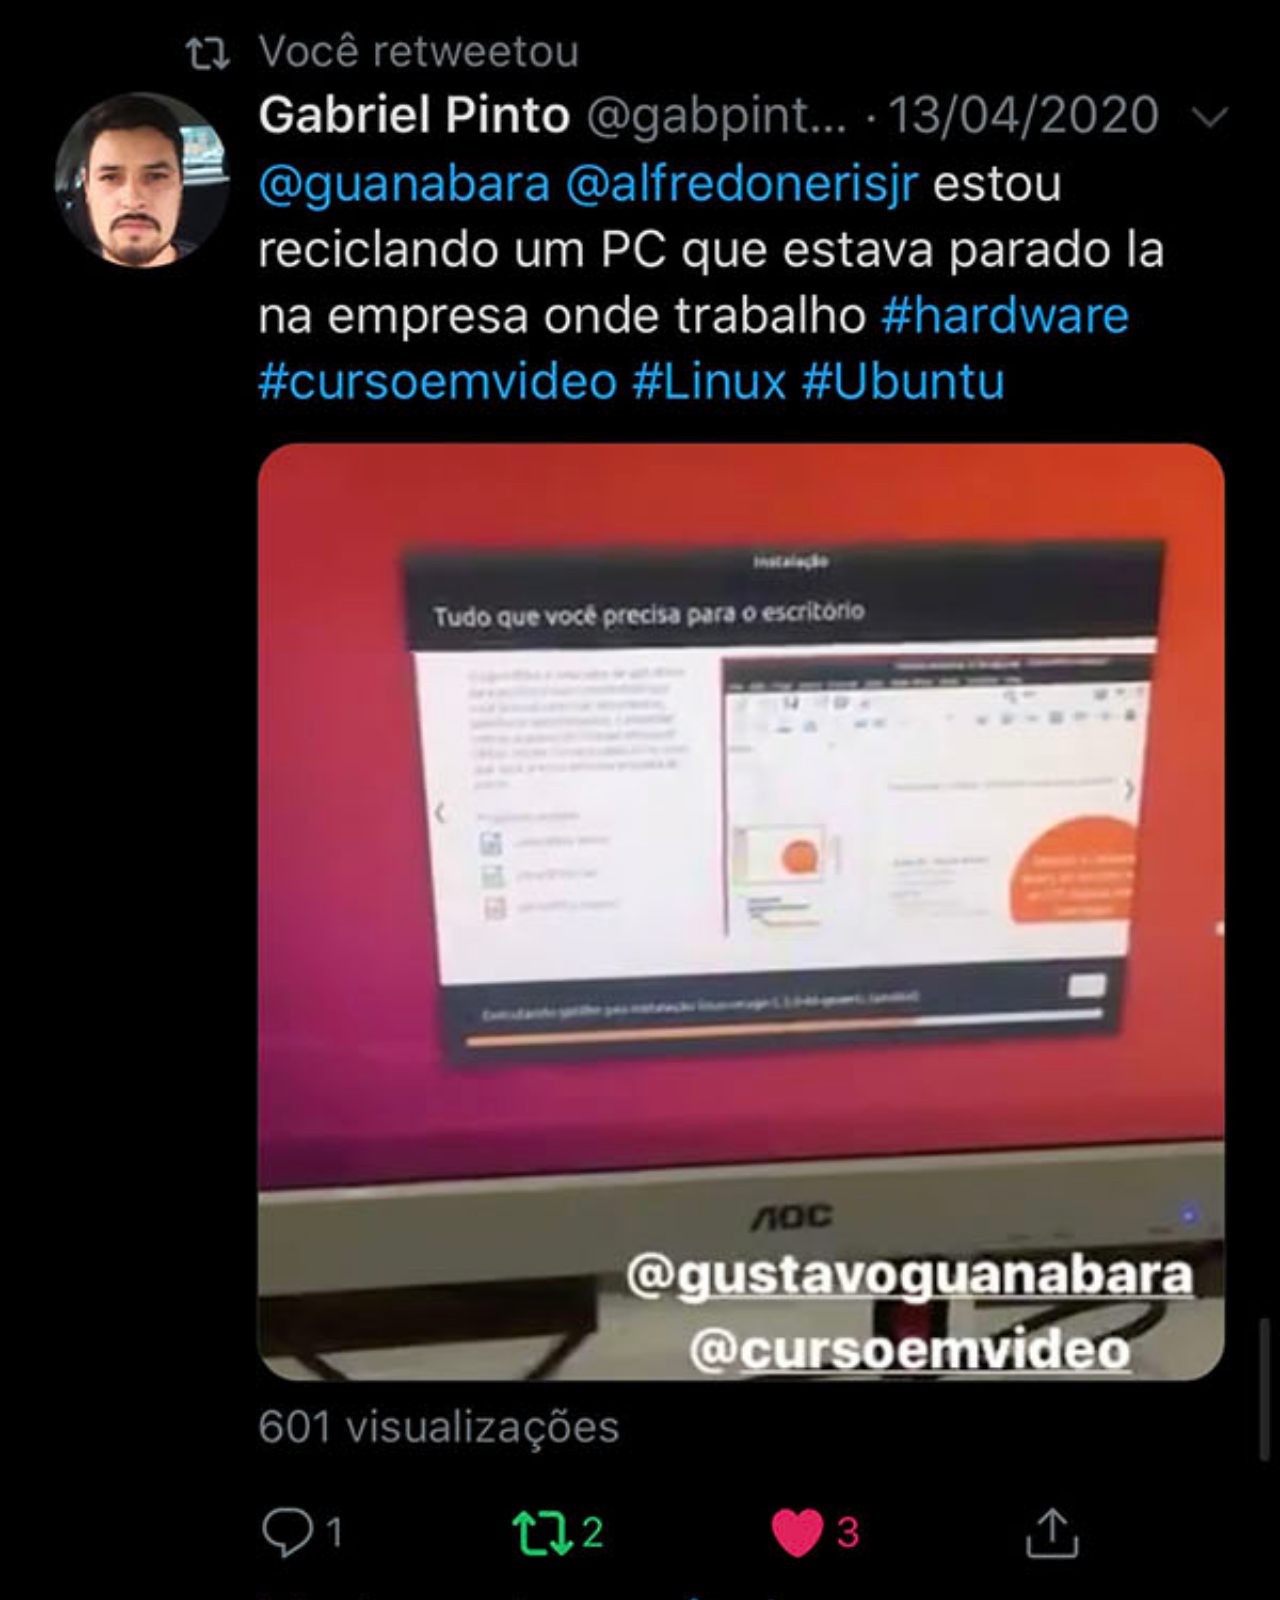
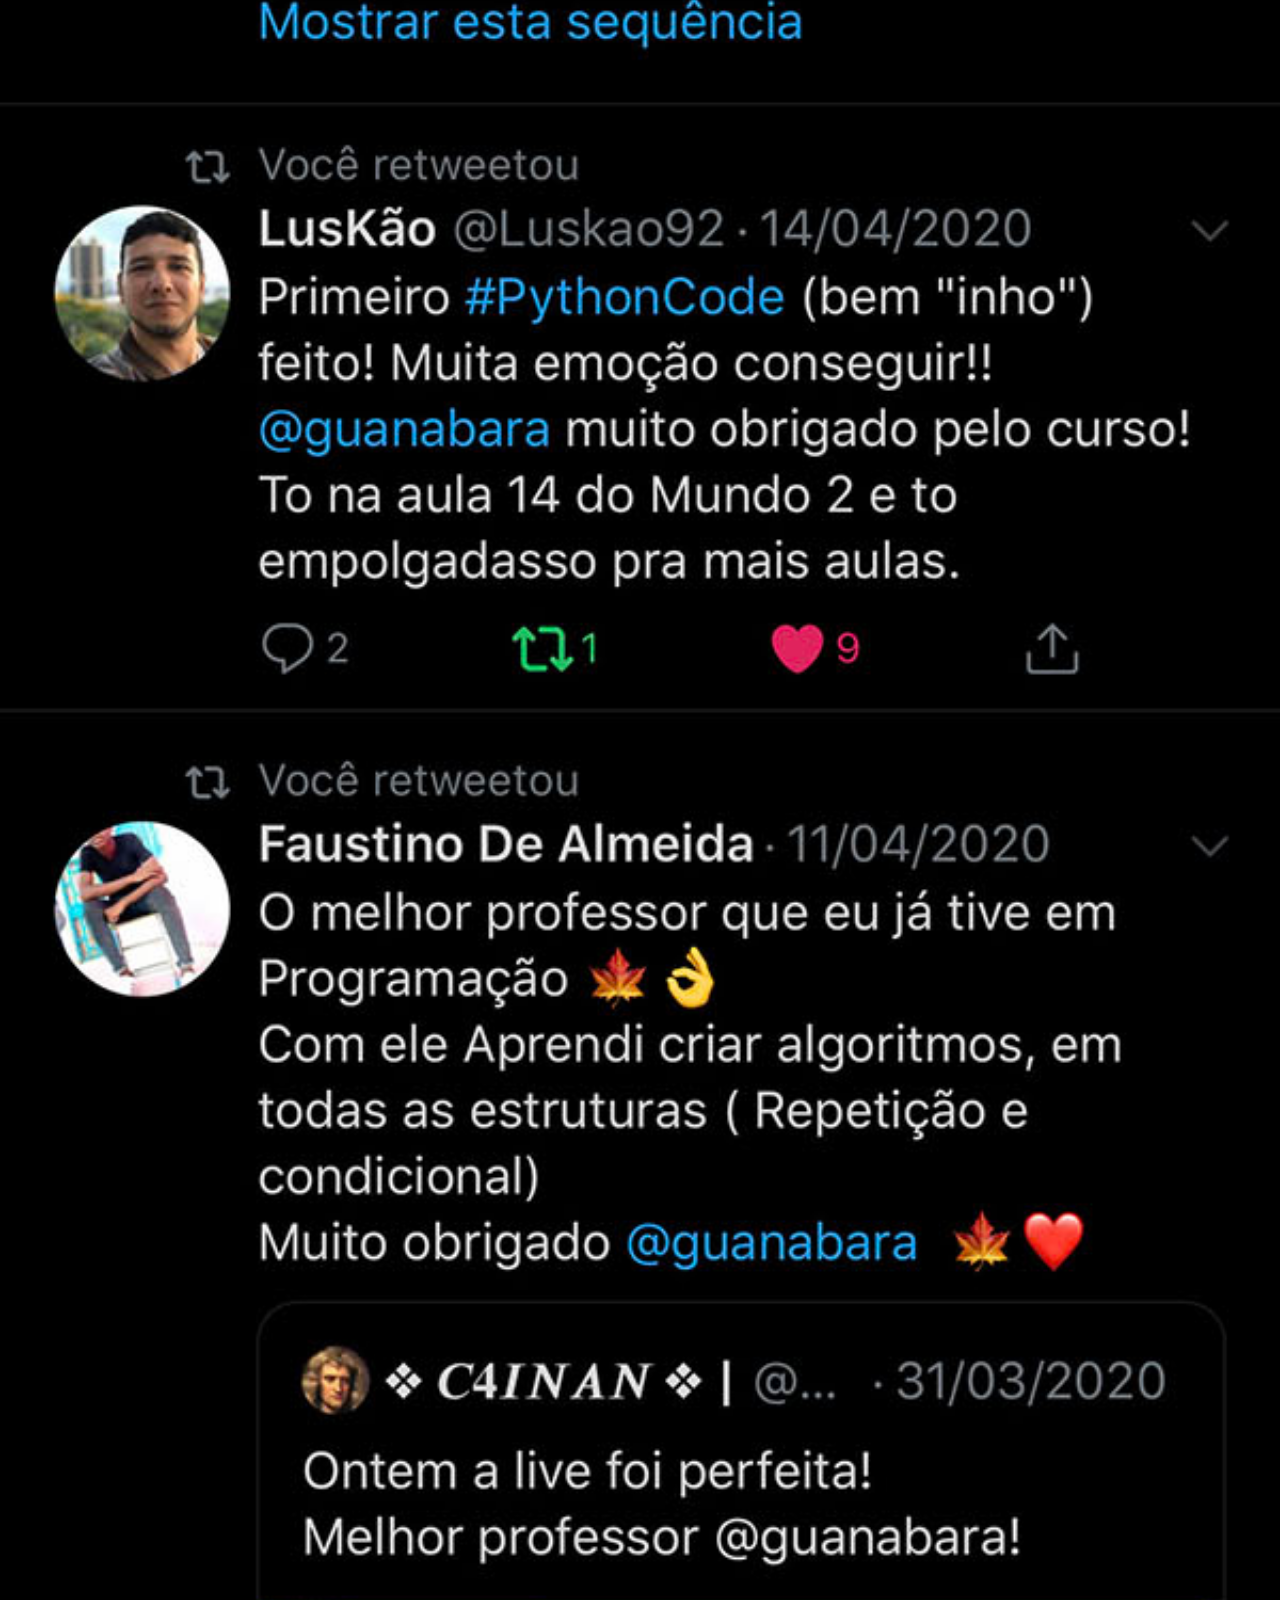
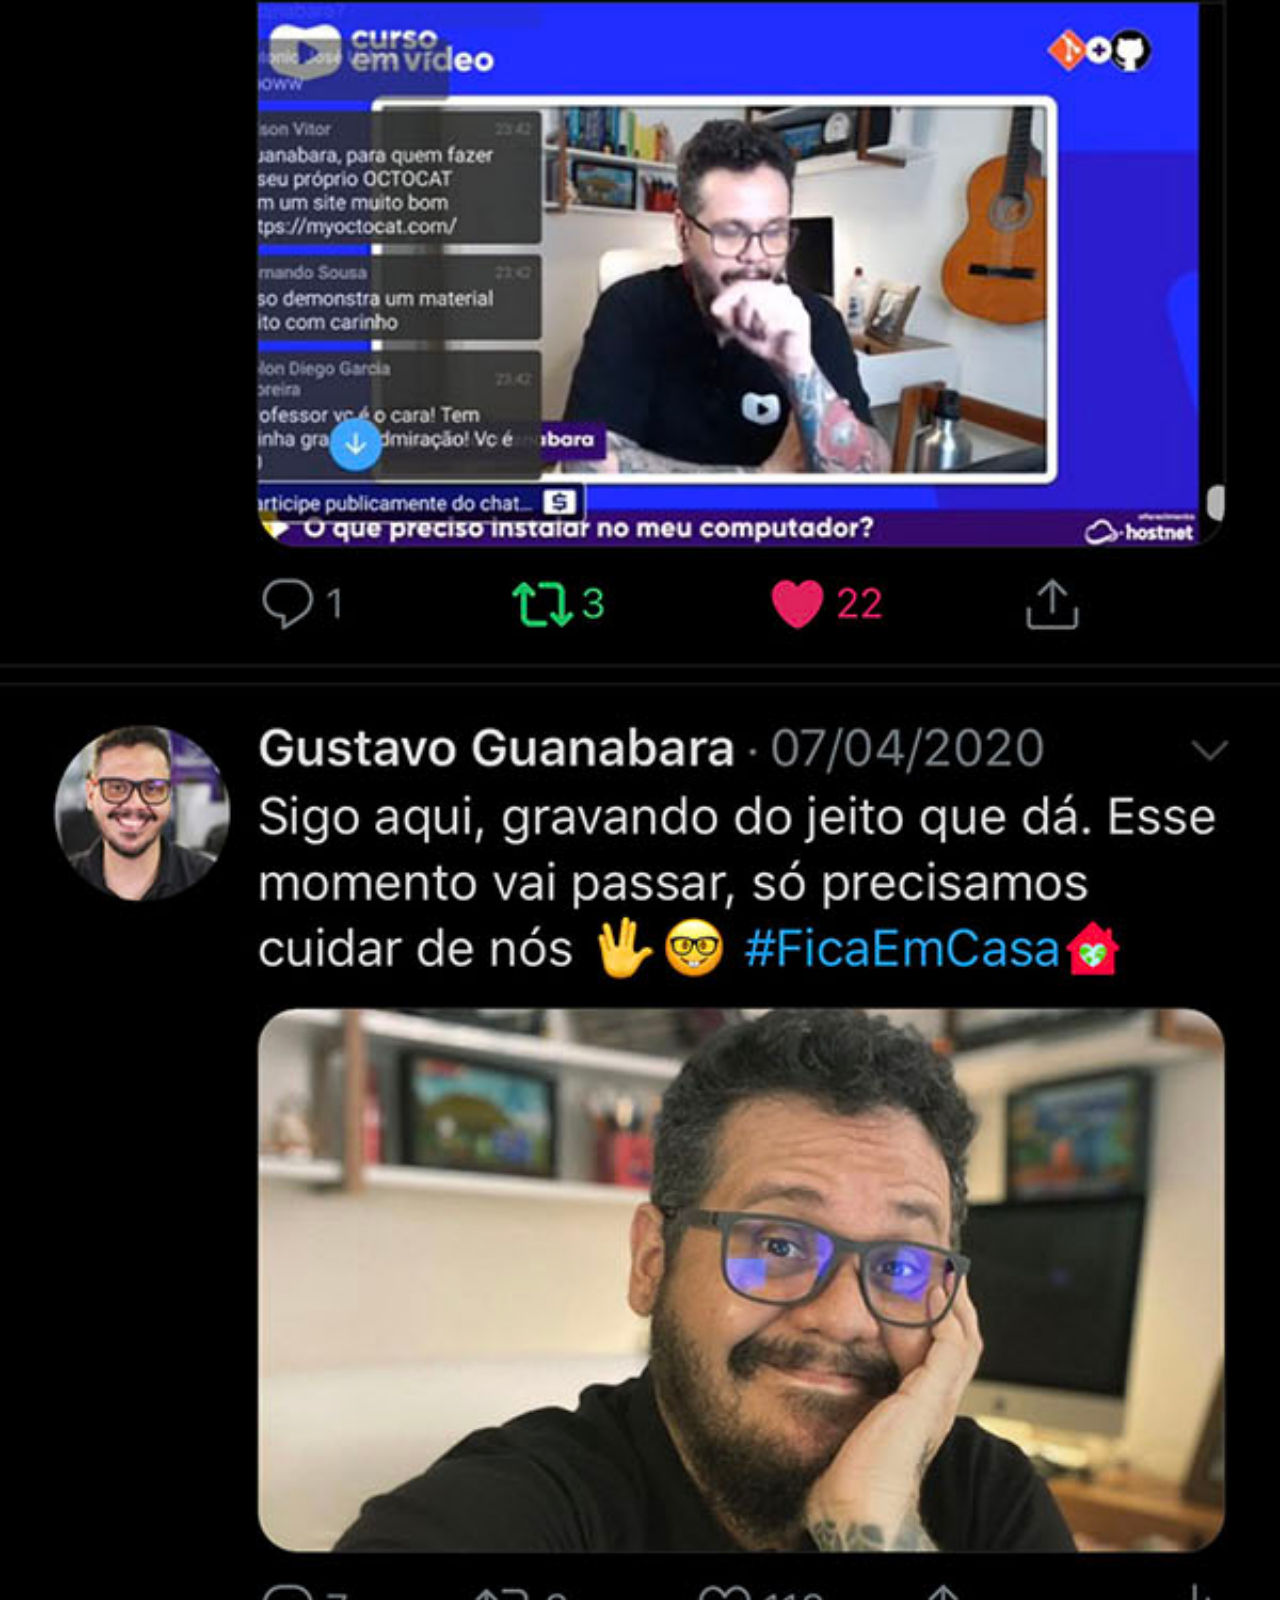
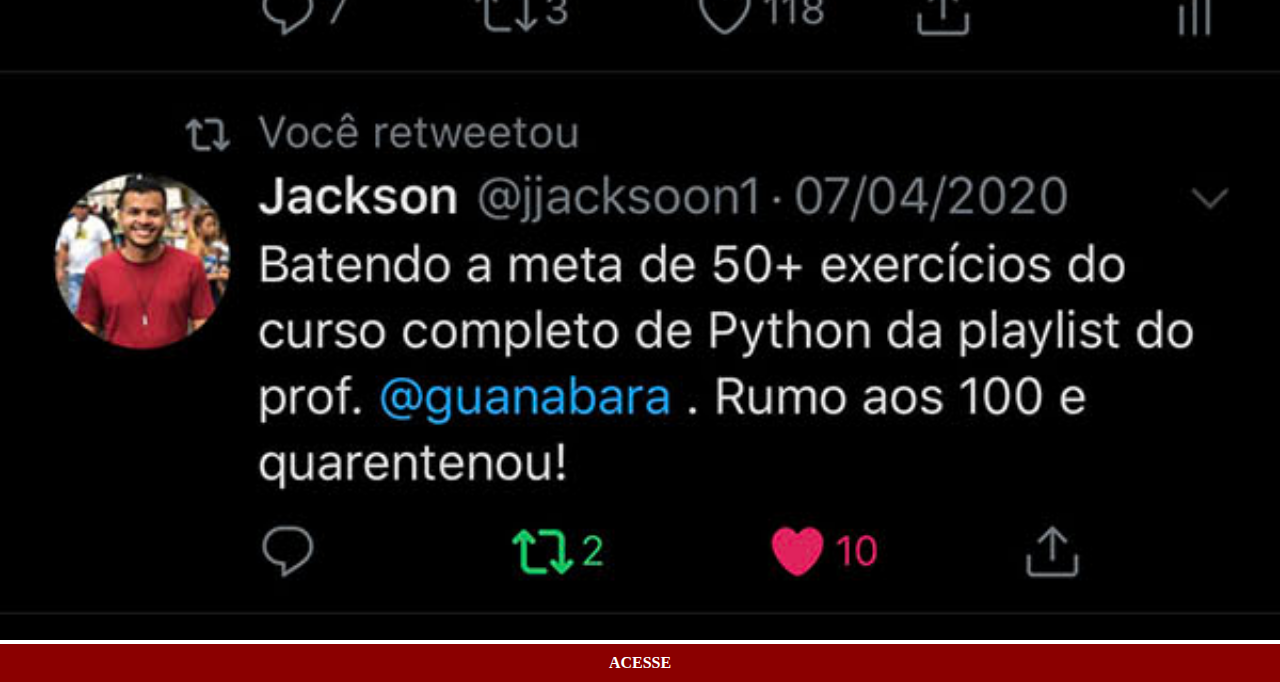
<file: twitter.html>
<!DOCTYPE html>
<html lang="pt-BR">
<head>
    <meta charset="UTF-8">
    <meta http-equiv="X-UA-Compatible" content="IE=edge">
    <meta name="viewport" content="width=device-width, initial-scale=1.0">
    <link rel="stylesheet" href="estilos/social.css">
    <title>Twitter</title>
</head>
<body>
    <img src="imagens/tela-twitter.jpg" alt="Tela do Twitter">
    <a href="https://twitter.com" target="_blank">ACESSE</a>
</body>
</html>
</file>
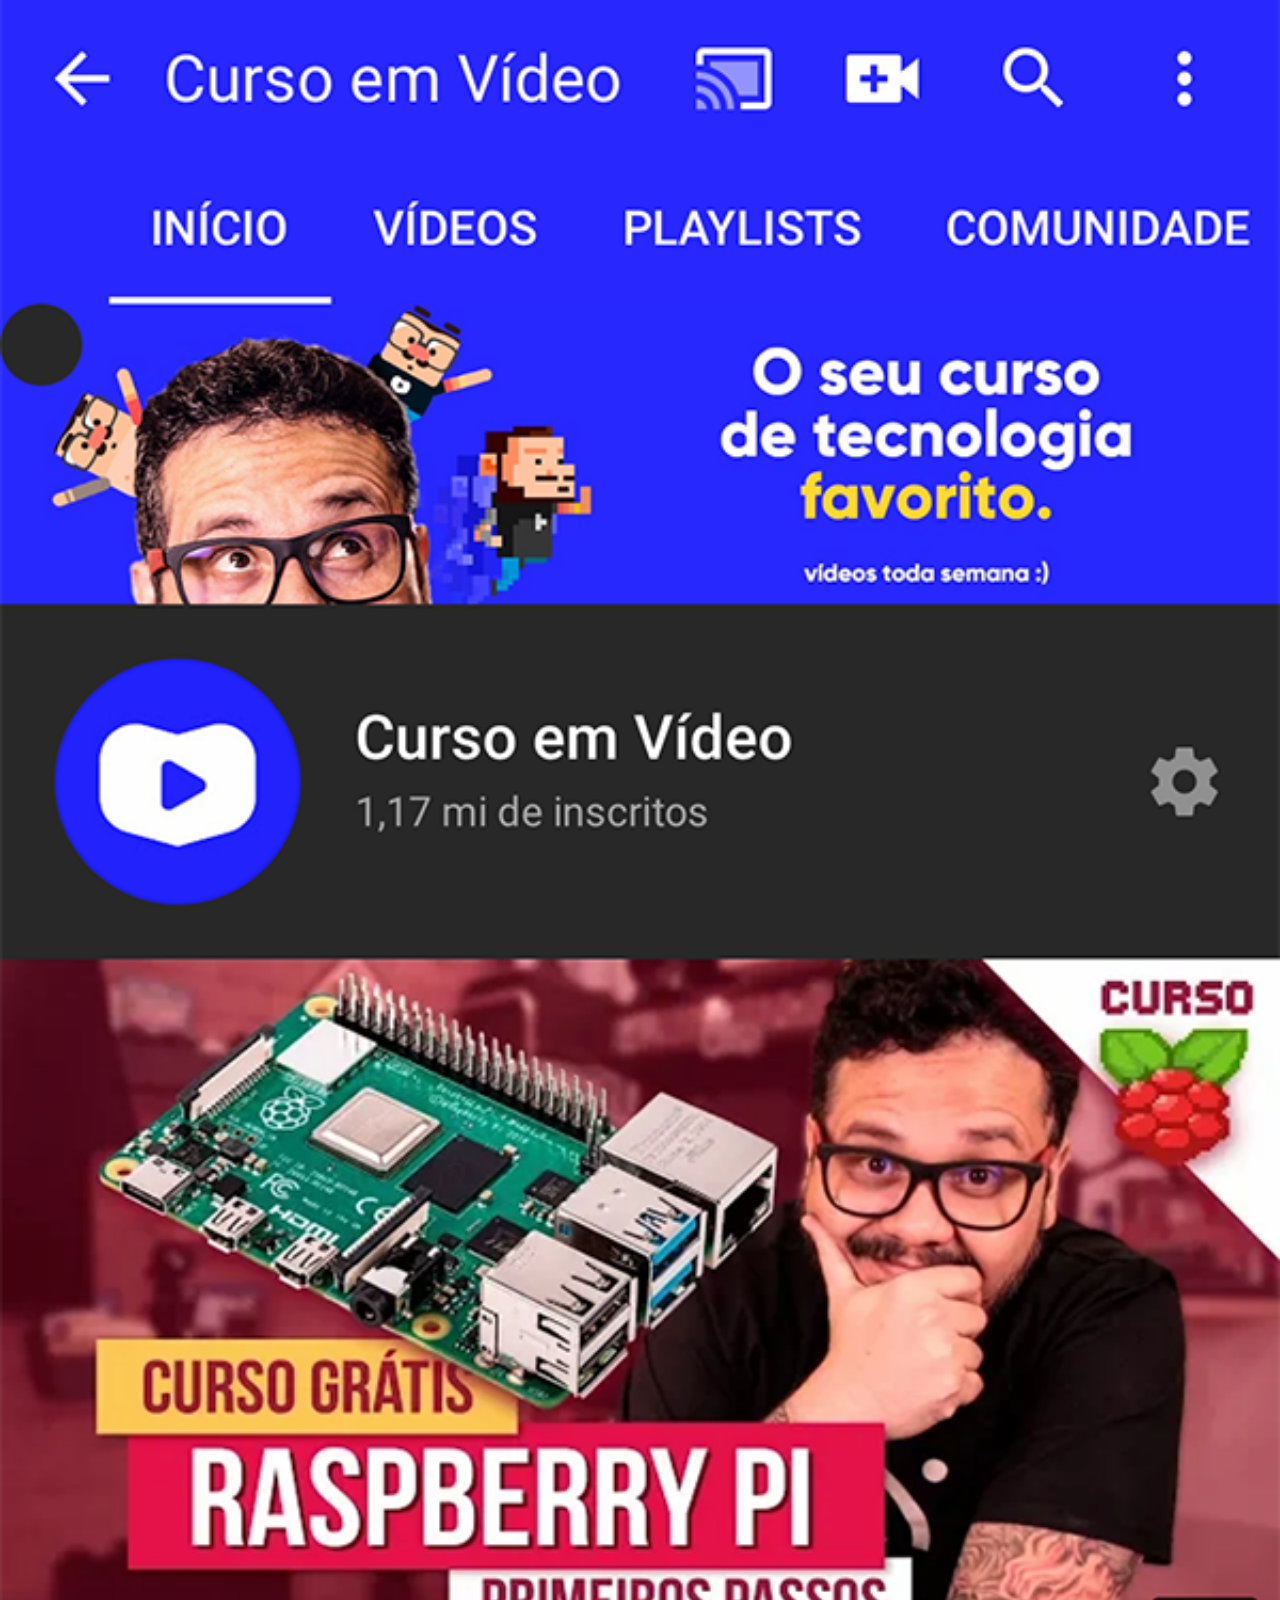
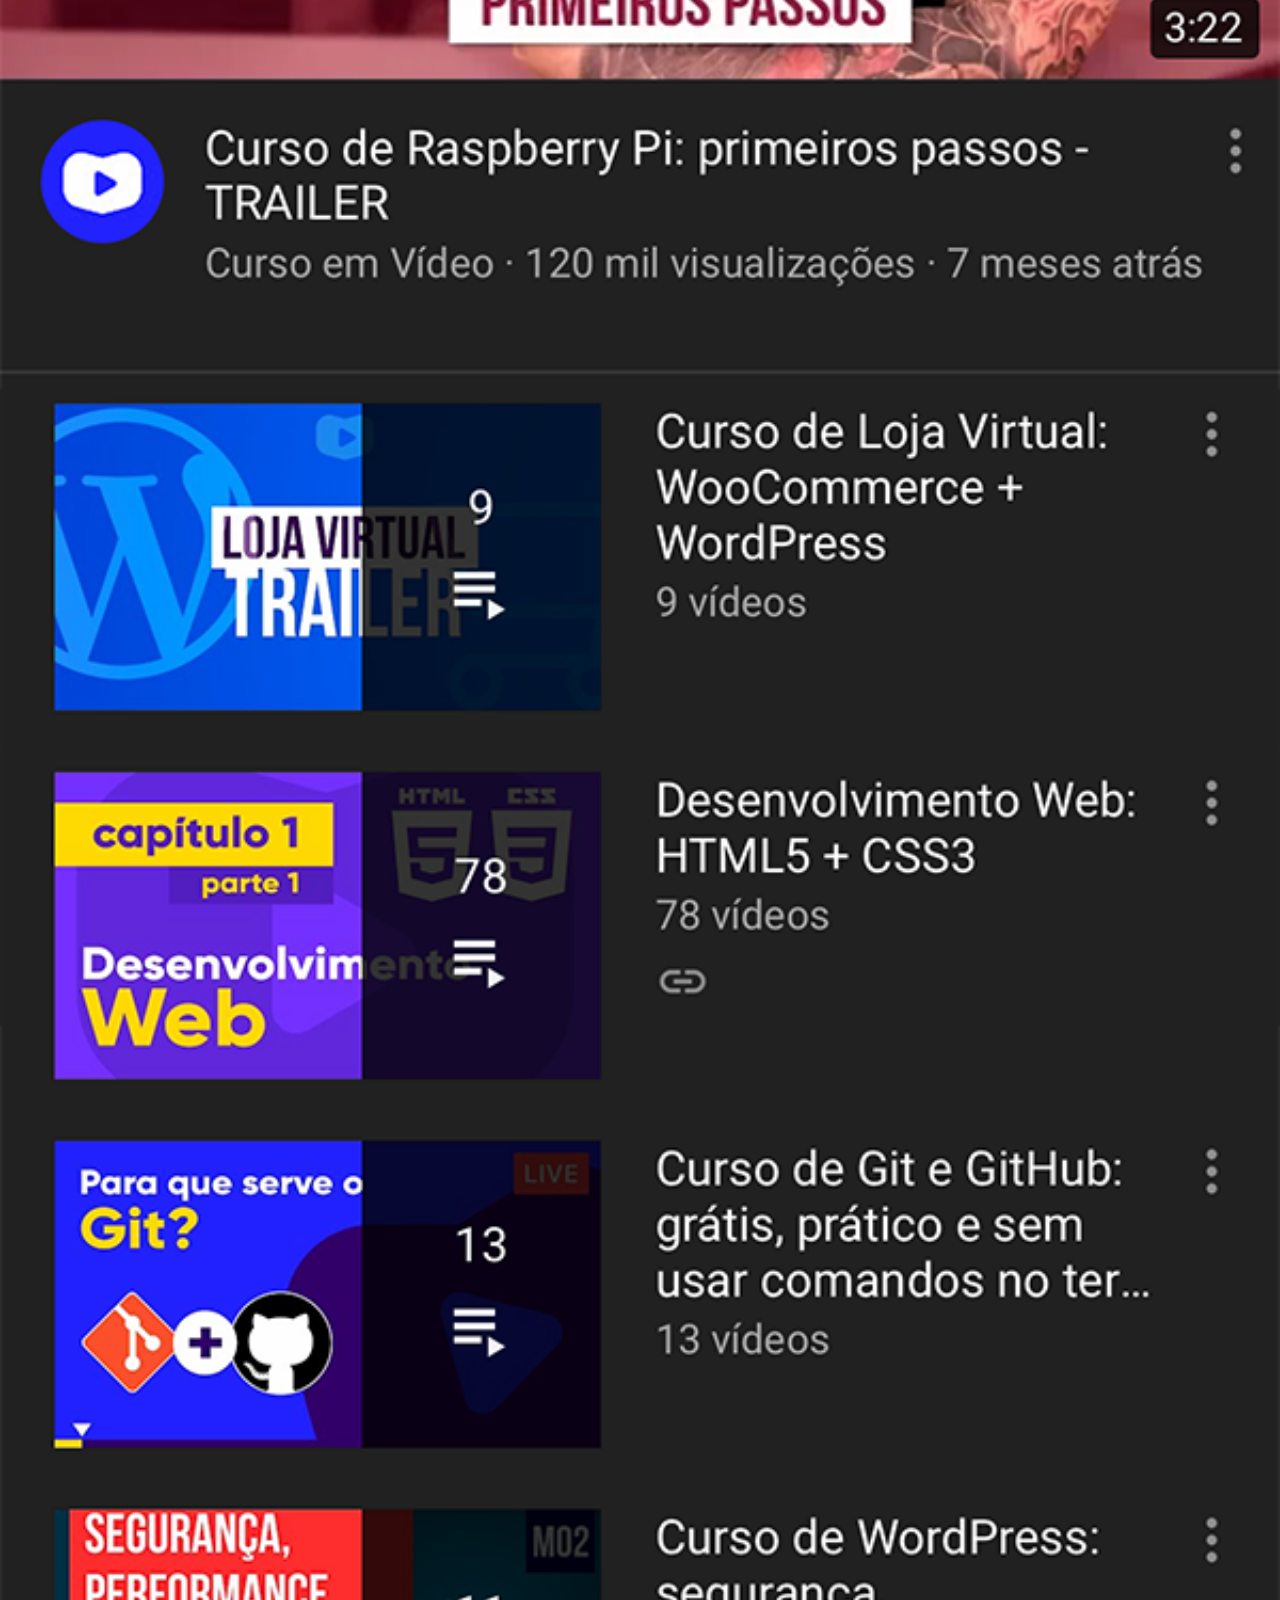
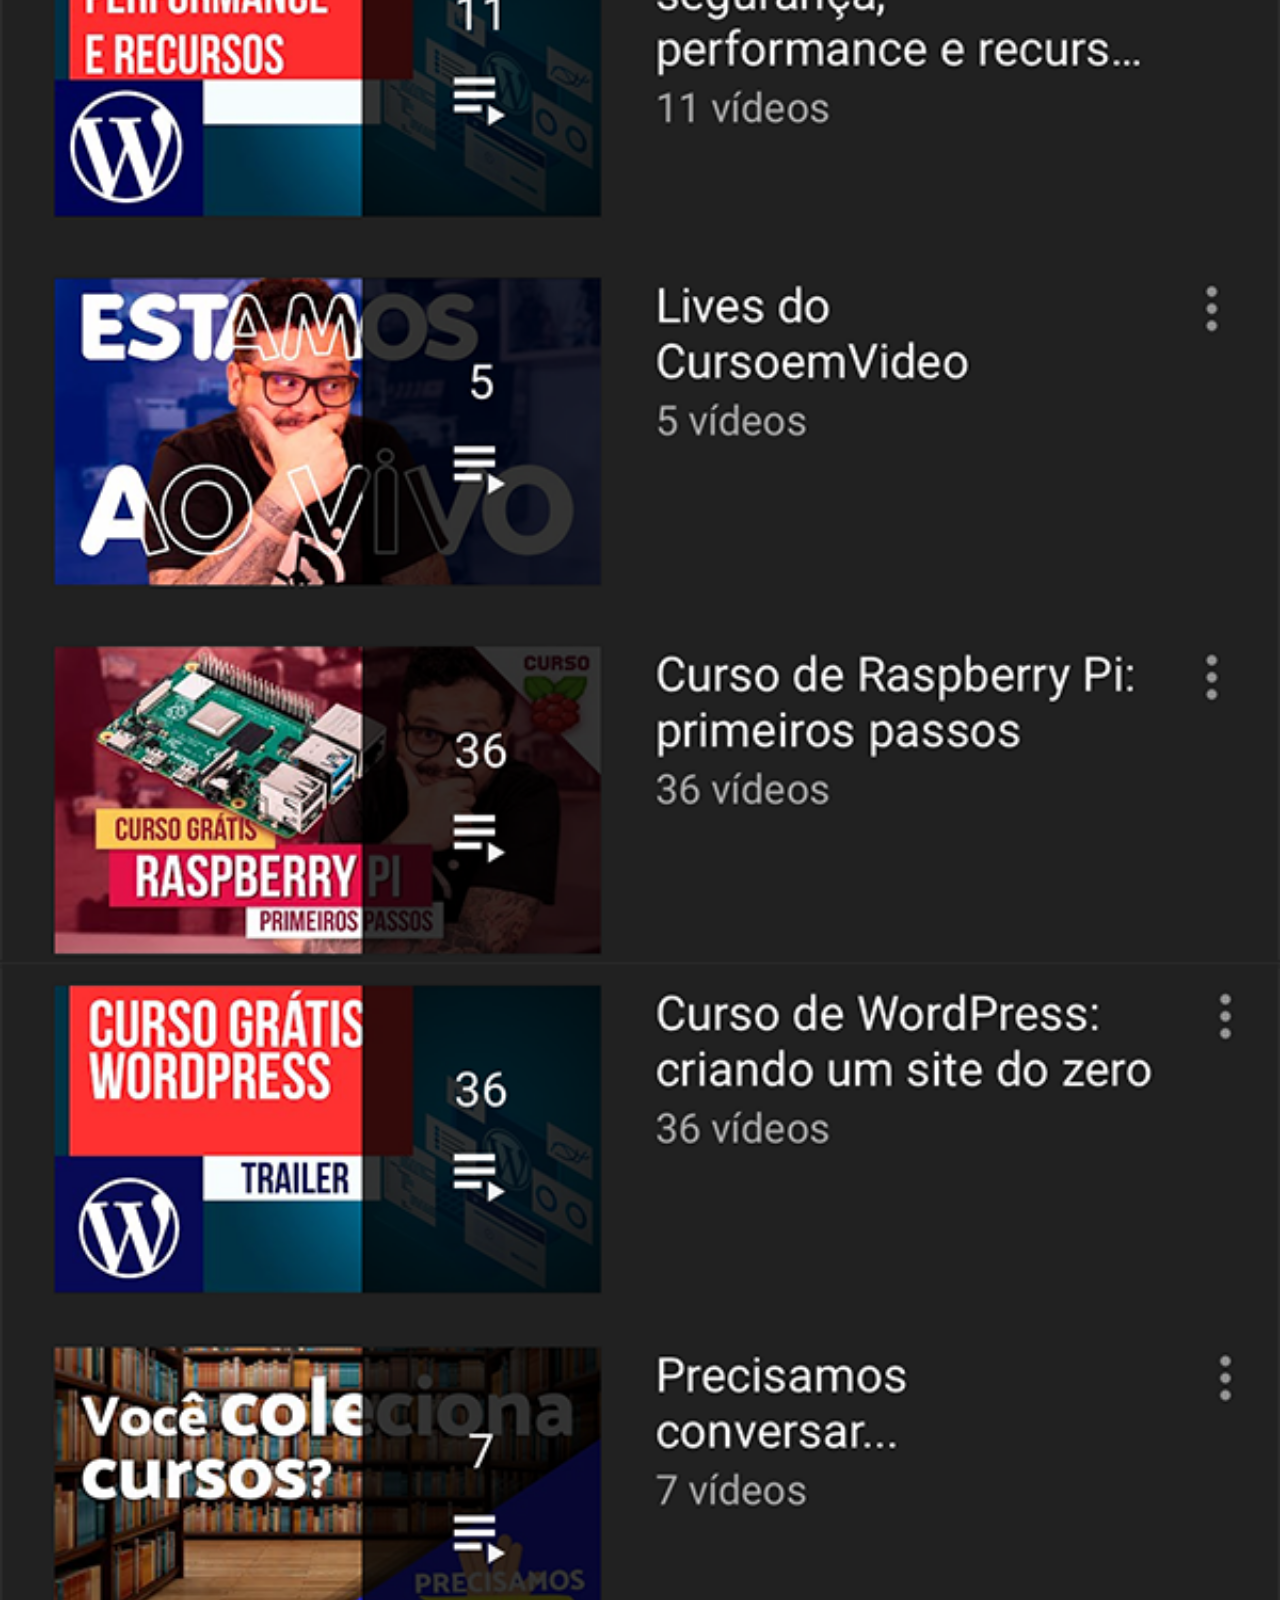
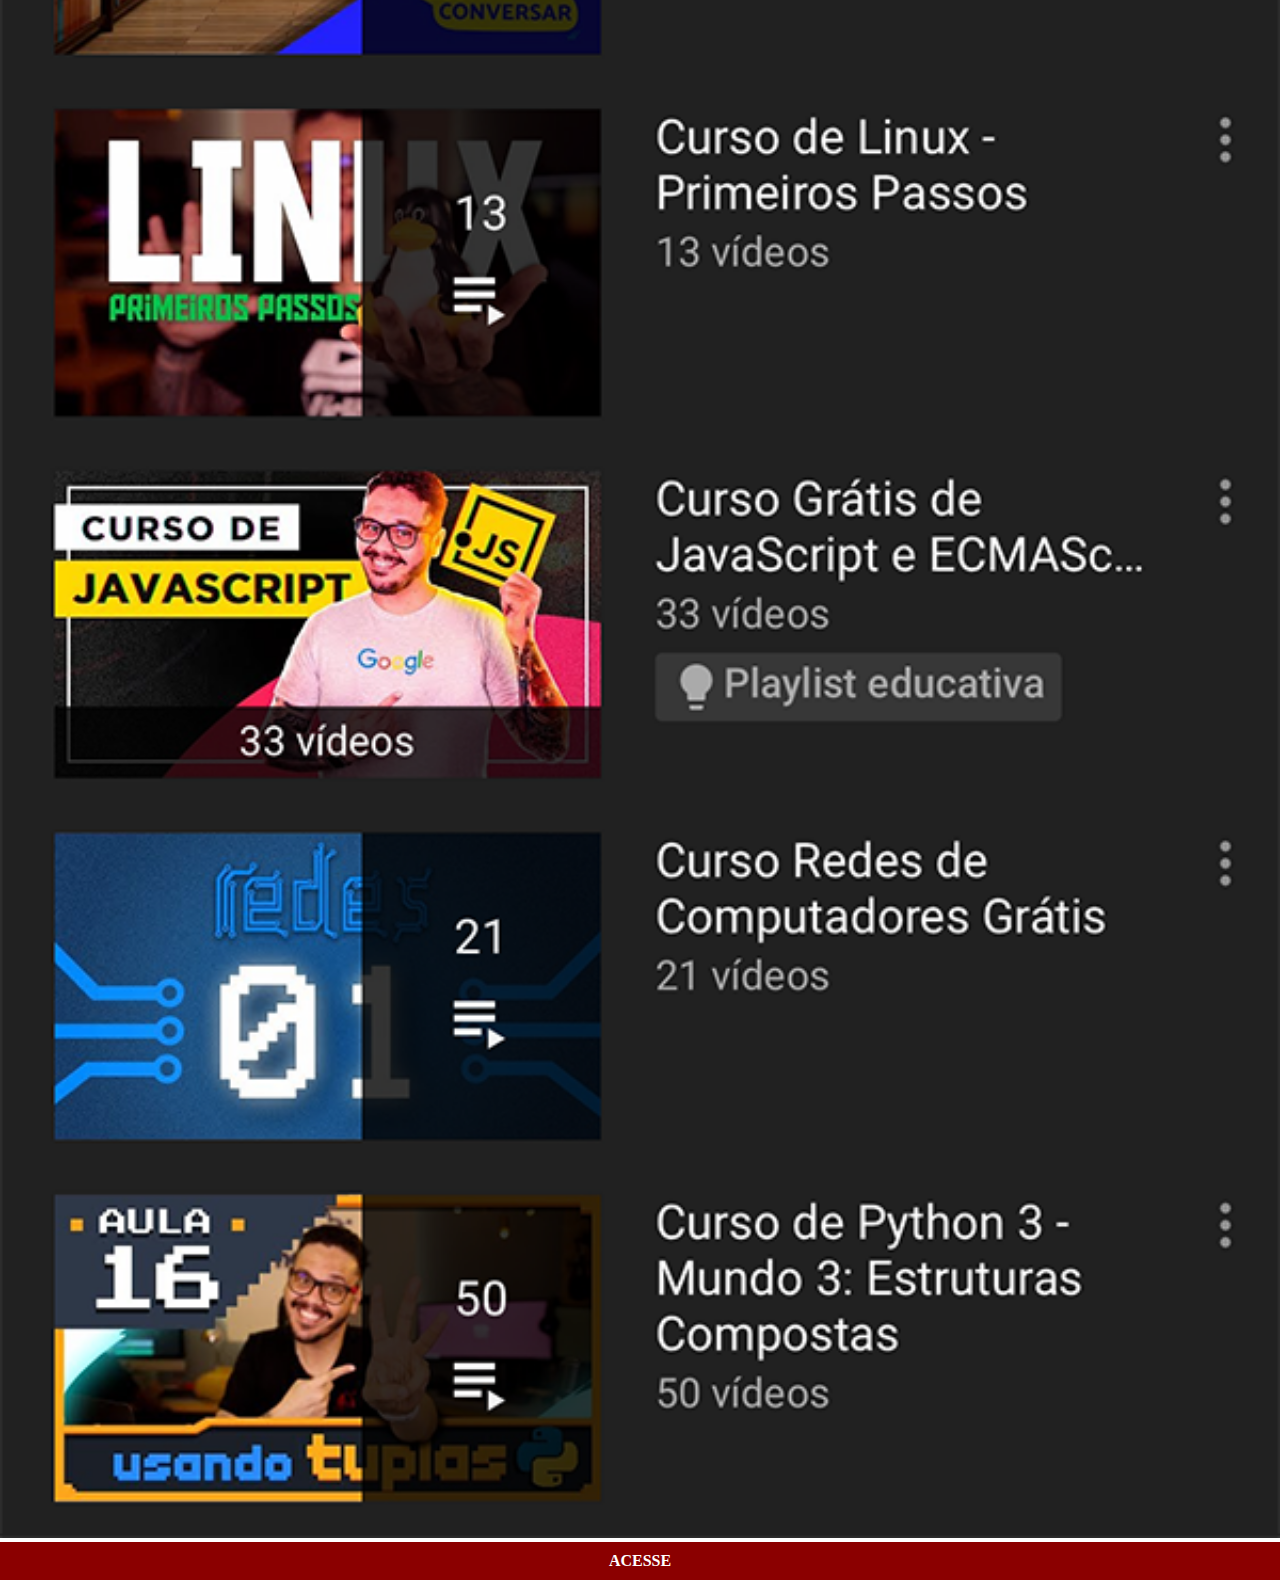
<file: youtube.html>
<!DOCTYPE html>
<html lang="pt-BR">
<head>
    <meta charset="UTF-8">
    <meta http-equiv="X-UA-Compatible" content="IE=edge">
    <meta name="viewport" content="width=device-width, initial-scale=1.0">
    <link rel="stylesheet" href="estilos/social.css">
    <title>YouTube</title>
</head>
<body>
    <img src="imagens/tela-youtube.png" alt="Tela do YouTube">
    <a href="https://youtube.com" target="_blank">ACESSE</a>
</body>
</html>
</file>
<file: estilos/style.css>
@charset "UTF-8";

*{
    padding: 0px;
    margin: 0px;
    font-family: Arial, Helvetica, sans-serif;
}

html, body{
    height: 100vh;
    width: 100vw;
    background-color: black;
}

body{
    background: url('../imagens/fundo-madeira.jpg') no-repeat top center;
    background-size: cover;
    background-attachment: fixed;
}

main{
    position: relative;
    height: 100vh;
}

section#telefone{
    position: absolute;
    top: 50%;
    left: 50%;
    transform: translate(-50%, -50%);
    height: 504px;
    width: 250px;
    background: url('../imagens/frame-iphone-2.png') no-repeat;
}

iframe#tela{
    position: relative;
    top: 66px;
    left: 19.5px;
    height: 375px;
    width: 211px;
    background-size: cover;
}

section#redes-sociais{
    height: 100vh;
    display: flex;
    flex-direction: column;
    justify-content: center;
    align-items: flex-end;
}

section#redes-sociais img{
    margin: 10px;
    width: 50px;
    border-radius: 50%;
    box-shadow: 2px 2px rgba(0, 0, 0, 0.400);
}
</file>
<file: estilos/social.css>
*{
            margin: 0px;
            padding: 0px;
        }

        ::-webkit-scrollbar{
            height: 0px;
            width: 0px;
        }

        img{
            width: 100vw;
        }

        a{
            display: block;
            padding: 10px;
            background-color: darkred;
            color: white;
            text-align: center;
            text-decoration: none;
            font-weight: bold;
        }

        a:hover{
            background-color: red;
        }
</file>
